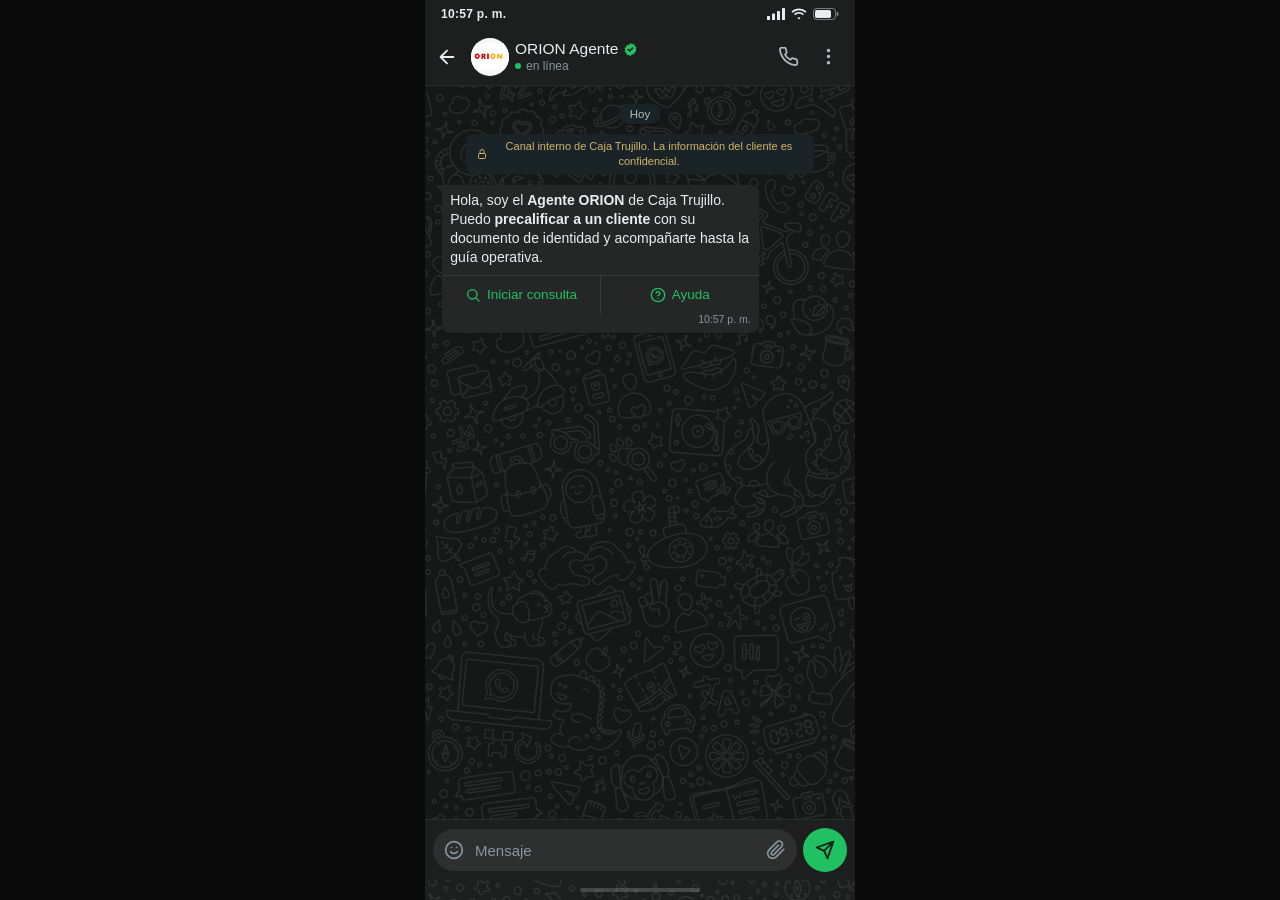
<file: index.html>
<!DOCTYPE html>
<html lang="es">
<head>
  <meta charset="UTF-8">
  <meta name="viewport" content="width=device-width, initial-scale=1.0, maximum-scale=1.0, user-scalable=no">
  <title>ORION — WhatsApp</title>
  <style>
    *, *::before, *::after { box-sizing: border-box; margin: 0; padding: 0; }

    :root {
      --bg-panel:  #1d1f1f;
      --bg-hover:  #2e2f2f;
      --bg-chat:   #161717;
      --bg-in:     #252626;
      --bg-out:    #144d37;
      --card:      #1d1f1f;
      --card-2:    #2a2c2c;
      --line:      #2c2e2e;
      --txt:       #e9edef;
      --txt-sub:   #aebac1;
      --txt-dim:   #8696a0;
      --green:     #21c063;
      --green-dk:  #1aa657;
      --green-bg:  rgba(33,192,99,.13);
      --green-bd:  rgba(33,192,99,.32);
      --red-txt:   #f28b82;
      --red-bg:    rgba(242,139,130,.12);
      --tick:      #53bdeb;
      --font: -apple-system,'Segoe UI','Helvetica Neue',Roboto,Arial,sans-serif;
    }

    html, body { height:100%; width:100%; overflow:hidden; background:#0a0a0a; font-family:var(--font); -webkit-font-smoothing:antialiased; }

    /* ══ ÍCONOS ══ */
    .ic { width:18px; height:18px; stroke:currentColor; fill:none; stroke-width:2; stroke-linecap:round; stroke-linejoin:round; flex-shrink:0; display:block; }

    /* ══ WRAPPER ══ */
    .phone-wrap { width:100%; height:100%; display:flex; flex-direction:column; background:var(--bg-chat); position:relative; max-width:430px; margin:0 auto; }

    /* ══ STATUS BAR ══ */
    .status-bar { height:28px; background:var(--bg-panel); display:flex; align-items:center; justify-content:space-between; padding:0 16px; flex-shrink:0; z-index:20; }
    .sb-time-os { font-size:12px; font-weight:600; color:var(--txt); letter-spacing:.3px; }
    .sb-icons-os { display:flex; align-items:center; gap:6px; color:var(--txt); }
    .sb-icons-os svg { height:12px; width:auto; fill:currentColor; }

    /* ══ HEADER CHAT ══ */
    .chat-header { background:var(--bg-panel); height:58px; padding:0 8px 0 4px; display:flex; align-items:center; gap:6px; flex-shrink:0; z-index:10; border-bottom:1px solid #2a2b2b; }
    .ch-back { width:36px; height:36px; border:none; background:transparent; color:var(--txt); cursor:pointer; display:flex; align-items:center; justify-content:center; border-radius:50%; flex-shrink:0; }
    .ch-back .ic { width:22px; height:22px; }
    .ch-av { width:38px; height:38px; border-radius:50%; background:#f9f8f8; display:flex; align-items:center; justify-content:center; overflow:hidden; flex-shrink:0; }
    .ch-av img { width:120%; height:90%; object-fit:contain; }
    .ch-info { flex:1; min-width:0; }
    .ch-name { color:var(--txt); font-size:15.5px; font-weight:500; line-height:1.2; display:flex; align-items:center; gap:5px; white-space:nowrap; overflow:hidden; text-overflow:ellipsis; }
    .verified { width:15px; height:15px; color:var(--green); }
    .verified path:first-child { fill:currentColor; stroke:none; }
    .verified path:last-child { stroke:#102016; stroke-width:2.6; }
    .ch-status { color:var(--txt-dim); font-size:12px; display:flex; align-items:center; gap:5px; }
    .live-dot { width:6px; height:6px; background:var(--green); border-radius:50%; animation:pulse 2s infinite; display:inline-block; }
    @keyframes pulse { 0%,100%{box-shadow:0 0 0 0 rgba(33,192,99,.5)} 50%{box-shadow:0 0 0 4px rgba(33,192,99,0)} }
    .ch-icons { display:flex; gap:2px; }
    .icon-btn { width:38px; height:38px; border-radius:50%; border:none; background:transparent; color:var(--txt-sub); cursor:pointer; display:flex; align-items:center; justify-content:center; transition:background .15s; }
    .icon-btn:active { background:var(--bg-hover); }
    .icon-btn .ic { width:21px; height:21px; }

    /* ══ FONDO ══ */
    .chat-bg { position:absolute; inset:0; background-image:url("wsp_fondo.png"); background-repeat:repeat; opacity:.1; pointer-events:none; z-index:0; }

    /* ══ MENSAJES ══ */
    .messages { flex:1; overflow-y:auto; padding:10px 4% 8px; display:flex; flex-direction:column; gap:3px; position:relative; z-index:1; -webkit-overflow-scrolling:touch; }
    .messages::-webkit-scrollbar { display:none; }
    .date-div { display:flex; justify-content:center; margin:8px 0 5px; }
    .date-div span { background:#1a2428; color:var(--txt-sub); font-size:11.5px; padding:4px 10px; border-radius:8px; box-shadow:0 1px .5px rgba(0,0,0,.3); }
    .sys-note { display:flex; justify-content:center; margin:2px 0 8px; }
    .sys-note span { display:flex; align-items:center; gap:6px; background:#1a2428; color:#d1b468; font-size:11px; padding:5px 10px; border-radius:8px; max-width:88%; text-align:center; line-height:1.35; }
    .sys-note .ic { width:12px; height:12px; }

    .msg-row { display:flex; align-items:flex-end; animation:fadeUp .22s ease; }
    @keyframes fadeUp { from{opacity:0;transform:translateY(6px)} to{opacity:1;transform:translateY(0)} }
    .msg-row.in  { flex-direction:row; }
    .msg-row.out { flex-direction:row-reverse; }

    .bubble { max-width:80%; padding:6px 8px 8px; border-radius:7.5px; font-size:14px; line-height:19px; color:var(--txt); position:relative; word-wrap:break-word; box-shadow:0 1px .5px rgba(0,0,0,.28); }
    .bubble:has(.ocard) { max-width:88%; }
    .bubble.wide { max-width:94%; }
    .msg-row.in .bubble  { background:var(--bg-in); border-top-left-radius:0; }
    .msg-row.in .bubble::before { content:''; position:absolute; top:0; left:-7px; border-width:0 7px 7px 0; border-style:solid; border-color:transparent var(--bg-in) transparent transparent; }
    .msg-row.out .bubble { background:var(--bg-out); border-top-right-radius:0; }
    .msg-row.out .bubble::after { content:''; position:absolute; top:0; right:-7px; border-width:0 0 7px 7px; border-style:solid; border-color:transparent transparent transparent var(--bg-out); }
    .msg-row.in + .msg-row.in .bubble, .msg-row.out + .msg-row.out .bubble { border-radius:7.5px; }
    .msg-row.in + .msg-row.in .bubble::before, .msg-row.out + .msg-row.out .bubble::after { display:none; }

    .msg-meta { display:flex; align-items:center; gap:3px; float:right; margin-left:8px; margin-top:4px; margin-bottom:-4px; }
    .msg-time { font-size:10.5px; color:var(--txt-dim); white-space:nowrap; }
    .msg-row.out .msg-time { color:#8fb5a5; }
    .ticks svg { width:16px; height:11px; display:block; }

    .out-line { display:flex; align-items:center; gap:6px; }
    .out-line .ic { width:14px; height:14px; color:#9fd8bd; }

    /* Typing */
    .typing-row { display:flex; margin-bottom:2px; }
    .typing-bub { background:var(--bg-in); border-radius:7.5px; border-top-left-radius:0; padding:11px 14px; display:flex; gap:4px; align-items:center; box-shadow:0 1px .5px rgba(0,0,0,.28); position:relative; }
    .typing-bub::before { content:''; position:absolute; top:0; left:-7px; border-width:0 7px 7px 0; border-style:solid; border-color:transparent var(--bg-in) transparent transparent; }
    .t-dot { width:7px; height:7px; background:var(--txt-dim); border-radius:50%; animation:bounce 1.3s infinite; }
    .t-dot:nth-child(2){animation-delay:.15s} .t-dot:nth-child(3){animation-delay:.3s}
    @keyframes bounce { 0%,60%,100%{transform:translateY(0);opacity:.5} 30%{transform:translateY(-4px);opacity:1} }

    /* ══ TARJETA ORION ══ */
    .ocard { background:var(--card); border:1px solid var(--line); border-radius:8px; margin-top:6px; min-width:246px; overflow:hidden; }
    .ocard-hd { display:flex; align-items:center; gap:10px; padding:10px 12px; }
    .ocard-ico { width:34px; height:34px; border-radius:9px; background:var(--green-bg); color:var(--green); display:flex; align-items:center; justify-content:center; flex-shrink:0; }
    .ocard-ico .ic { width:18px; height:18px; }
    .ocard-tx { flex:1; min-width:0; }
    .brand { font-size:9.5px; font-weight:700; letter-spacing:1.4px; color:var(--green); line-height:1.2; }
    .ocard-t { font-size:13.5px; font-weight:600; color:var(--txt); line-height:1.25; }
    .step-pill { font-size:10px; color:var(--txt-dim); border:1px solid var(--line); border-radius:10px; padding:2px 7px; white-space:nowrap; }

    /* Stepper */
    .stepper { display:flex; gap:4px; padding:0 12px 10px; }
    .stp { flex:1; }
    .stp-bar { height:3px; border-radius:2px; background:#333636; }
    .stp-l { font-size:9px; color:#5f6b72; margin-top:4px; letter-spacing:.3px; }
    .stp.done .stp-bar { background:var(--green); }
    .stp.done .stp-l { color:var(--txt-dim); }
    .stp.act .stp-bar { background:var(--green); box-shadow:0 0 6px rgba(33,192,99,.5); }
    .stp.act .stp-l { color:var(--green); font-weight:600; }

    /* Cliente */
    .client { display:flex; align-items:center; gap:10px; padding:10px 12px; border-top:1px solid var(--line); }
    .avatar { width:38px; height:38px; border-radius:50%; background:#2f3d45; color:#cfe3ee; font-size:13px; font-weight:700; display:flex; align-items:center; justify-content:center; flex-shrink:0; letter-spacing:.5px; }
    .client-n { font-size:14px; font-weight:600; color:var(--txt); line-height:1.25; }
    .client-m { font-size:11.5px; color:var(--txt-dim); display:flex; align-items:center; gap:6px; margin-top:2px; flex-wrap:wrap; }

    /* Pills */
    .pill { font-size:9.5px; font-weight:700; letter-spacing:.5px; padding:3px 8px; border-radius:10px; text-transform:uppercase; white-space:nowrap; }
    .pill.ok  { background:var(--green-bg); color:var(--green); }
    .pill.no  { background:var(--red-bg); color:var(--red-txt); }
    .pill.neu { background:#2c3338; color:#b5c3cb; }

    /* Reglas con check */
    .rules { border-top:1px solid var(--line); }
    .rl { display:flex; align-items:center; gap:10px; padding:9px 12px; border-bottom:1px solid #262828; }
    .rl:last-child { border-bottom:none; }
    .rl-l { flex:1; font-size:12.5px; color:var(--txt-sub); line-height:1.3; transition:color .25s; }
    .rl.done .rl-l { color:var(--txt); }
    .rl-v { font-size:11px; font-weight:600; color:var(--txt); background:var(--card-2); padding:3px 8px; border-radius:10px; white-space:nowrap; opacity:0; transform:translateX(4px); transition:opacity .25s, transform .25s; }
    .rl.done .rl-v { opacity:1; transform:none; }
    .ck { width:20px; height:20px; border-radius:50%; display:flex; align-items:center; justify-content:center; flex-shrink:0; }
    .ck .ic { width:12px; height:12px; stroke-width:3.2; }
    .ck.spin { border:2px solid #383b3b; border-top-color:var(--green); animation:spin .75s linear infinite; }
    .ck.ok { background:var(--green); color:#0d2216; animation:pop .32s cubic-bezier(.3,1.6,.5,1); }
    .ck.no { background:var(--red-bg); color:var(--red-txt); }
    @keyframes spin { to { transform:rotate(360deg); } }
    @keyframes pop { 0%{transform:scale(.3)} 100%{transform:scale(1)} }

    /* Veredicto */
    .verdict { display:flex; align-items:center; gap:10px; margin:2px 12px 12px; padding:10px 12px; border-radius:8px; background:var(--green-bg); border:1px solid var(--green-bd); animation:fadeUp .3s ease; }
    .verdict-ico { width:32px; height:32px; border-radius:50%; background:var(--green); color:#0d2216; display:flex; align-items:center; justify-content:center; flex-shrink:0; }
    .verdict-ico .ic { width:17px; height:17px; stroke-width:2.4; }
    .verdict-t { font-size:14px; font-weight:800; color:var(--green); letter-spacing:.8px; line-height:1.2; }
    .verdict-s { font-size:11px; color:var(--txt-sub); line-height:1.3; }

    /* Opciones tipo lista */
    .opts { border-top:1px solid var(--line); }
    .opt { display:flex; align-items:center; gap:11px; padding:10px 12px; border-bottom:1px solid #262828; cursor:pointer; transition:background .12s; }
    .opt:last-child { border-bottom:none; }
    .opt:active { background:#262929; }
    .opt-ico { width:34px; height:34px; border-radius:9px; background:var(--card-2); color:var(--txt-sub); display:flex; align-items:center; justify-content:center; flex-shrink:0; transition:all .2s; }
    .opt-tx { flex:1; min-width:0; }
    .opt-t { font-size:13.5px; color:var(--txt); font-weight:500; line-height:1.25; }
    .opt-d { font-size:11px; color:var(--txt-dim); line-height:1.3; margin-top:1px; }
    .radio { width:19px; height:19px; border-radius:50%; border:2px solid #5d6266; flex-shrink:0; transition:all .2s; }
    .opt.sel { background:rgba(33,192,99,.06); }
    .opt.sel .opt-ico { background:var(--green-bg); color:var(--green); }
    .opt.sel .radio { border-color:var(--green); background:var(--green); box-shadow:inset 0 0 0 3px var(--card); }
    .opt-arrow { color:var(--txt-dim); }
    .opt-arrow .ic { width:16px; height:16px; }
    .opt.dis { cursor:default; }
    .opt.dis .opt-ico { color:#5f6b72; }
    .opt.dis .opt-t { color:var(--txt-dim); }
    .opt.sel .opt-arrow { color:var(--green); }

    .summary-bar { display:flex; gap:12px; padding:8px 12px; border-top:1px solid var(--line); font-size:11px; color:var(--txt-dim); }
    .summary-bar b { color:var(--green); font-weight:700; }

    /* Formulario */
    .form { padding:12px; border-top:1px solid var(--line); }
    .fld-l { display:block; font-size:11px; color:var(--txt-sub); margin-bottom:5px; font-weight:500; }
    .fld { display:flex; align-items:center; background:var(--card-2); border:1px solid #3a3d3d; border-radius:8px; margin-bottom:11px; transition:border-color .15s, box-shadow .15s; }
    .fld:focus-within { border-color:var(--green); box-shadow:0 0 0 3px rgba(33,192,99,.15); }
    .fld-a { padding:0 0 0 11px; color:var(--txt-dim); font-size:13px; font-weight:600; display:flex; align-items:center; }
    .fld-a.suf { padding:0 11px 0 0; font-weight:500; }
    .fld-a .ic { width:16px; height:16px; }
    .fld input, .fld select { flex:1; min-width:0; background:transparent; border:none; outline:none; color:var(--txt); font-size:14.5px; padding:10px 11px; font-family:var(--font); -webkit-appearance:none; appearance:none; }
    .fld select option { background:#1d1f1f; }
    .fld input::placeholder { color:#5f6b72; }
    .fld input::-webkit-outer-spin-button, .fld input::-webkit-inner-spin-button { -webkit-appearance:none; margin:0; }
    .fld input[type=number] { -moz-appearance:textfield; }
    .fld-err { font-size:11px; color:var(--red-txt); margin:-6px 0 10px; display:none; align-items:center; gap:5px; }
    .fld-err.show { display:flex; }
    .fld-err .ic { width:12px; height:12px; }
    .btn-p { width:100%; display:flex; align-items:center; justify-content:center; gap:7px; background:var(--green); color:#0d2216; border:none; border-radius:8px; padding:11px; font-size:13.5px; font-weight:700; cursor:pointer; font-family:var(--font); transition:background .15s; }
    .btn-p:active { background:var(--green-dk); }
    .btn-p .ic { width:16px; height:16px; stroke-width:2.4; }

    /* Botones de respuesta rápida (estilo WhatsApp) */
    .bub-btns { border-top:1px solid #3a3c3c; margin:8px -8px -8px; display:flex; }
    .bb-btn { flex:1; background:none; border:none; color:var(--green); font-size:13.5px; font-weight:500; padding:11px 6px; cursor:pointer; font-family:var(--font); display:flex; align-items:center; justify-content:center; gap:6px; }
    .bb-btn .ic { width:16px; height:16px; }
    .bb-btn:not(:last-child) { border-right:1px solid #3a3c3c; }
    .bb-btn:active { background:rgba(255,255,255,.05); }
    .bb-btn:first-child { border-bottom-left-radius:7.5px; }
    .bb-btn:last-child  { border-bottom-right-radius:7.5px; }

    /* Módulos (ayuda) */
    .mod { display:flex; align-items:center; gap:11px; padding:9px 12px; border-top:1px solid #262828; }
    .mod-n { width:22px; height:22px; border-radius:50%; background:var(--card-2); color:var(--txt-sub); font-size:11px; font-weight:700; display:flex; align-items:center; justify-content:center; flex-shrink:0; }
    .mod-t { font-size:13px; color:var(--txt); font-weight:600; }
    .mod-d { font-size:11px; color:var(--txt-dim); }

    /* Explain */
    .sgrid { display:grid; grid-template-columns:1fr 1fr; gap:1px; background:var(--line); border-top:1px solid var(--line); }
    .sg { background:var(--card); padding:8px 12px; }
    .sg-l { font-size:9.5px; letter-spacing:.6px; text-transform:uppercase; color:var(--txt-dim); }
    .sg-v { font-size:12.5px; color:var(--txt); font-weight:600; margin-top:2px; line-height:1.3; }
    .sec { padding:12px; border-top:1px solid var(--line); }
    .sec-t { display:flex; align-items:center; gap:6px; font-size:10px; font-weight:600; letter-spacing:.7px; text-transform:uppercase; color:var(--txt-sub); margin-bottom:9px; }
    .sec-t .ic { width:13px; height:13px; color:var(--green); }
    .seg { display:flex; align-items:center; gap:11px; }
    .seg-badge { min-width:46px; height:46px; padding:0 8px; border-radius:11px; background:var(--green-bg); border:1px solid var(--green-bd); color:var(--green); font-size:19px; font-weight:800; display:flex; align-items:center; justify-content:center; letter-spacing:.5px; }
    .seg-t { font-size:13px; color:var(--txt); font-weight:600; }
    .seg-d { font-size:11px; color:var(--txt-dim); line-height:1.35; }
    .tbl-cap { font-size:11px; color:var(--txt-sub); margin-bottom:7px; line-height:1.35; }
    .tbl { border:1px solid var(--line); border-radius:8px; overflow:hidden; }
    .tbl table { width:100%; border-collapse:collapse; font-size:10.5px; table-layout:fixed; }
    .tbl th, .tbl td { padding:7px 2px; text-align:center; color:var(--txt-sub); border-bottom:1px solid #262828; }
    .tbl tr:last-child td { border-bottom:none; }
    .tbl th { background:#232525; color:var(--txt); font-weight:700; font-size:10.5px; }
    .tbl th:first-child, .tbl td:first-child { text-align:left; padding-left:9px; width:36%; color:var(--txt-sub); font-weight:500; }
    .tbl th:first-child { color:var(--txt-dim); font-weight:600; font-size:9.5px; text-transform:uppercase; letter-spacing:.4px; }
    .tbl td.hl { background:var(--green-bg); color:var(--green); font-weight:700; }
    .tbl th.hl { background:var(--green); color:#0d2216; }
    .tbl-note { display:flex; align-items:center; gap:5px; font-size:10.5px; color:var(--txt-dim); margin-top:7px; }
    .tbl-note .ic { width:12px; height:12px; color:var(--green); }
    .lvl { display:inline-flex; align-items:center; gap:7px; padding:6px 12px 6px 8px; border-radius:16px; background:var(--green-bg); border:1px solid var(--green-bd); color:var(--green); font-weight:700; font-size:12.5px; }
    .lvl .ic { width:15px; height:15px; }
    .cond { display:flex; align-items:center; gap:10px; padding:8px 0; border-bottom:1px solid #262828; }
    .cond:first-of-type { padding-top:0; }
    .cond:last-child { border-bottom:none; padding-bottom:0; }
    .cond-ico { width:30px; height:30px; border-radius:8px; background:var(--card-2); color:var(--txt-sub); display:flex; align-items:center; justify-content:center; flex-shrink:0; }
    .cond-ico .ic { width:15px; height:15px; }
    .cond-l { flex:1; font-size:12px; color:var(--txt-sub); }
    .cond-v { font-size:12.5px; color:var(--txt); font-weight:600; text-align:right; }
    .cond-v.yes { color:var(--green); }

    /* Bloqueo tras responder */
    .msg-row.locked .opt, .msg-row.locked .bb-btn, .msg-row.locked .btn-p { pointer-events:none; }
    .msg-row.locked .bb-btn, .msg-row.locked .btn-p { opacity:.38; }
    .msg-row.locked .opt:not(.sel) { opacity:.42; }
    .msg-row.locked .fld { opacity:.65; }

    /* ══ INPUT BAR ══ */
    .input-bar { background:var(--bg-panel); min-height:58px; padding:8px 8px; display:flex; align-items:center; gap:6px; flex-shrink:0; z-index:10; border-top:1px solid #2a2b2b; }
    .ib-box { flex:1; display:flex; align-items:center; background:var(--bg-hover); border-radius:22px; padding:0 4px; min-height:42px; }
    .ib-box .icon-btn { width:34px; height:34px; color:var(--txt-dim); }
    .ib-box .icon-btn .ic { width:20px; height:20px; }
    .ib-input { flex:1; min-width:0; background:transparent; border:none; padding:9px 4px; color:var(--txt); font-size:15px; font-family:var(--font); outline:none; }
    .ib-input::placeholder { color:var(--txt-dim); }
    .ib-send { width:44px; height:44px; border-radius:50%; background:var(--green); border:none; cursor:pointer; display:flex; align-items:center; justify-content:center; flex-shrink:0; color:#0d2216; transition:background .15s; }
    .ib-send:active { background:var(--green-dk); }
    .ib-send .ic { width:20px; height:20px; stroke-width:2.2; }

    .home-indicator { height:20px; background:var(--bg-panel); display:flex; align-items:center; justify-content:center; flex-shrink:0; }
    .home-bar { width:120px; height:4px; background:#464747; border-radius:2px; }
  </style>
</head>
<body>

<div class="phone-wrap">

  <!-- STATUS BAR -->
  <div class="status-bar">
    <span class="sb-time-os" id="os-time">9:41</span>
    <div class="sb-icons-os">
      <svg viewBox="0 0 18 12"><rect x="0" y="8" width="3" height="4" rx=".6"/><rect x="5" y="5.5" width="3" height="6.5" rx=".6"/><rect x="10" y="3" width="3" height="9" rx=".6"/><rect x="15" y="0" width="3" height="12" rx=".6"/></svg>
      <svg viewBox="0 0 16 12"><path d="M8 2.2c2.4 0 4.6.9 6.3 2.5l1.2-1.3A10.6 10.6 0 0 0 8 .4C5.2.4 2.5 1.5.5 3.4l1.2 1.3A9 9 0 0 1 8 2.2zm0 3.6c1.4 0 2.7.5 3.7 1.4l1.2-1.3A7.2 7.2 0 0 0 8 4c-1.8 0-3.6.7-4.9 1.9l1.2 1.3c1-.9 2.3-1.4 3.7-1.4zM8 9.3c-.6 0-1.2.2-1.6.6L8 11.6l1.6-1.7c-.4-.4-1-.6-1.6-.6z"/></svg>
      <svg viewBox="0 0 26 12"><rect x=".5" y=".5" width="22" height="11" rx="3" fill="none" stroke="currentColor" opacity=".45"/><rect x="2" y="2" width="16" height="8" rx="1.8"/><rect x="23.5" y="4" width="2" height="4" rx="1" opacity=".45"/></svg>
    </div>
  </div>

  <!-- CHAT HEADER -->
  <div class="chat-header">
    <button class="ch-back" aria-label="Volver"><svg class="ic" viewBox="0 0 24 24"><path d="M19 12H5M12 19l-7-7 7-7"/></svg></button>
    <div class="ch-av"><img src="Logo.png" alt="ORION"></div>
    <div class="ch-info">
      <div class="ch-name">ORION Agente
        <svg class="ic verified" viewBox="0 0 24 24"><path d="M12 1.5l2.6 1.9 3.2-.1 1 3.1 2.6 1.9-1 3.1 1 3.1-2.6 1.9-1 3.1-3.2-.1L12 22.5l-2.6-1.9-3.2.1-1-3.1-2.6-1.9 1-3.1-1-3.1 2.6-1.9 1-3.1 3.2.1z"/><path d="m8.5 12 2.4 2.4 4.6-4.8"/></svg>
      </div>
      <div class="ch-status" id="ch-status"><span class="live-dot"></span> en línea</div>
    </div>
    <div class="ch-icons">
      <button class="icon-btn" aria-label="Llamar"><svg class="ic" viewBox="0 0 24 24"><path d="M22 16.9v3a2 2 0 0 1-2.2 2 19.8 19.8 0 0 1-8.6-3.1 19.5 19.5 0 0 1-6-6A19.8 19.8 0 0 1 2.1 4.2 2 2 0 0 1 4.1 2h3a2 2 0 0 1 2 1.7c.1.9.4 1.8.7 2.7a2 2 0 0 1-.5 2.1L8 9.8a16 16 0 0 0 6 6l1.3-1.3a2 2 0 0 1 2.1-.4c.9.3 1.8.6 2.7.7a2 2 0 0 1 1.7 2z"/></svg></button>
      <button class="icon-btn" aria-label="Más"><svg class="ic" viewBox="0 0 24 24"><circle cx="12" cy="5" r="1"/><circle cx="12" cy="12" r="1"/><circle cx="12" cy="19" r="1"/></svg></button>
    </div>
  </div>

  <div class="chat-bg"></div>

  <!-- MENSAJES -->
  <div class="messages" id="messages">
    <div class="date-div"><span>Hoy</span></div>
    <div class="sys-note"><span>
      <svg class="ic" viewBox="0 0 24 24"><rect x="5" y="11" width="14" height="10" rx="2"/><path d="M8 11V7a4 4 0 0 1 8 0v4"/></svg>
      Canal interno de Caja Trujillo. La información del cliente es confidencial.
    </span></div>
  </div>

  <!-- INPUT BAR -->
  <div class="input-bar">
    <div class="ib-box">
      <button class="icon-btn" aria-label="Emoji"><svg class="ic" viewBox="0 0 24 24"><circle cx="12" cy="12" r="10"/><path d="M8 14s1.5 2 4 2 4-2 4-2M9 9h.01M15 9h.01"/></svg></button>
      <input class="ib-input" id="msg-input" type="text" placeholder="Mensaje" onkeydown="if(event.key==='Enter')sendMsg()">
      <button class="icon-btn" aria-label="Adjuntar"><svg class="ic" viewBox="0 0 24 24"><path d="m21.4 11.1-9.2 9.2a6 6 0 0 1-8.5-8.5l9.2-9.2a4 4 0 0 1 5.7 5.7l-9.2 9.2a2 2 0 0 1-2.8-2.8l8.5-8.5"/></svg></button>
    </div>
    <button class="ib-send" onclick="sendMsg()" aria-label="Enviar"><svg class="ic" viewBox="0 0 24 24"><path d="m22 2-7 20-4-9-9-4z"/><path d="M22 2 11 13"/></svg></button>
  </div>

  <div class="home-indicator"><div class="home-bar"></div></div>
</div>

<script>
  // ════════════════════════════════════════════════════════════════════════
  //  ÍCONOS (trazo lineal, estilo consistente)
  // ════════════════════════════════════════════════════════════════════════
  const ICONS = {
    check:    '<path d="M20 6 9 17l-5-5"/>',
    x:        '<path d="M18 6 6 18M6 6l12 12"/>',
    chev:     '<path d="m9 18 6-6-6-6"/>',
    arrow:    '<path d="M5 12h14M13 5l7 7-7 7"/>',
    search:   '<circle cx="11" cy="11" r="7"/><path d="m21 21-4.3-4.3"/>',
    help:     '<circle cx="12" cy="12" r="10"/><path d="M9.1 9a3 3 0 0 1 5.8 1c0 2-3 3-3 3M12 17h.01"/>',
    user:     '<path d="M19 21v-2a4 4 0 0 0-4-4H9a4 4 0 0 0-4 4v2"/><circle cx="12" cy="7" r="4"/>',
    users:    '<path d="M16 21v-2a4 4 0 0 0-4-4H6a4 4 0 0 0-4 4v2"/><circle cx="9" cy="7" r="4"/><path d="M22 21v-2a4 4 0 0 0-3-3.9M16 3.1a4 4 0 0 1 0 7.8"/>',
    id:       '<rect x="2" y="5" width="20" height="14" rx="2"/><circle cx="8" cy="12" r="2.2"/><path d="M14 10h4M14 14h4"/>',
    shield:   '<path d="M12 22s8-4 8-10V5l-8-3-8 3v7c0 6 8 10 8 10z"/><path d="m9 12 2 2 4-4"/>',
    building: '<rect x="4" y="2" width="16" height="20" rx="2"/><path d="M9 22v-4h6v4M8 6h.01M12 6h.01M16 6h.01M8 10h.01M12 10h.01M16 10h.01M8 14h.01M12 14h.01M16 14h.01"/>',
    briefcase:'<rect x="2" y="7" width="20" height="14" rx="2"/><path d="M16 21V5a2 2 0 0 0-2-2h-4a2 2 0 0 0-2 2v16"/>',
    store:    '<path d="M3 9 4.5 4h15L21 9M4 9v11h16V9M3 9h18M10 20v-5h4v5"/>',
    box:      '<path d="M21 8 12 3 3 8l9 5 9-5z"/><path d="M3 8v8l9 5 9-5V8M12 13v8"/>',
    trend:    '<path d="m22 7-8.5 8.5-5-5L2 17"/><path d="M16 7h6v6"/>',
    cart:     '<circle cx="8" cy="21" r="1"/><circle cx="19" cy="21" r="1"/><path d="M2 2h2.5l2.7 12.4a2 2 0 0 0 2 1.6h9.6a2 2 0 0 0 2-1.6L22 7H5.1"/>',
    coins:    '<circle cx="8" cy="8" r="6"/><path d="M18.1 10.4A6 6 0 1 1 10.3 18M7 6h1v4M16.7 13.9l.7.7-2.8 2.8"/>',
    calendar: '<rect x="3" y="4" width="18" height="18" rx="2"/><path d="M16 2v4M8 2v4M3 10h18"/>',
    file:     '<path d="M14 2H6a2 2 0 0 0-2 2v16a2 2 0 0 0 2 2h12a2 2 0 0 0 2-2V8z"/><path d="M14 2v6h6M16 13H8M16 17H8M10 9H8"/>',
    landmark: '<path d="M3 22h18M6 18v-7M10 18v-7M14 18v-7M18 18v-7M12 2l9 5H3z"/>',
    percent:  '<path d="M19 5 5 19"/><circle cx="6.5" cy="6.5" r="2.5"/><circle cx="17.5" cy="17.5" r="2.5"/>',
    alert:    '<path d="M10.3 3.9 1.8 18a2 2 0 0 0 1.7 3h17a2 2 0 0 0 1.7-3L13.7 3.9a2 2 0 0 0-3.4 0z"/><path d="M12 9v4M12 17h.01"/>',
    award:    '<circle cx="12" cy="8" r="6"/><path d="M15.5 12.9 17 22l-5-3-5 3 1.5-9.1"/>',
    layers:   '<path d="m12 2 10 5-10 5L2 7z"/><path d="m2 17 10 5 10-5M2 12l10 5 10-5"/>',
    refresh:  '<path d="M21 12a9 9 0 1 1-3-6.7L21 8"/><path d="M21 3v5h-5"/>',
    zap:      '<path d="M13 2 3 14h9l-1 8 10-12h-9z"/>',
    gift:     '<rect x="3" y="8" width="18" height="4" rx="1"/><path d="M12 8v13M19 12v7a2 2 0 0 1-2 2H7a2 2 0 0 1-2-2v-7M7.5 8a2.5 2.5 0 0 1 0-5C9 3 12 8 12 8s3-5 4.5-5a2.5 2.5 0 0 1 0 5"/>',
    target:   '<circle cx="12" cy="12" r="10"/><circle cx="12" cy="12" r="6"/><circle cx="12" cy="12" r="2"/>',
    grid:     '<rect x="3" y="3" width="18" height="18" rx="2"/><path d="M3 9h18M3 15h18M9 3v18"/>',
    clipboard:'<rect x="8" y="2" width="8" height="4" rx="1"/><path d="M16 4h2a2 2 0 0 1 2 2v14a2 2 0 0 1-2 2H6a2 2 0 0 1-2-2V6a2 2 0 0 1 2-2h2M9 14l2 2 4-4"/>',
    flag:     '<circle cx="12" cy="12" r="10"/><path d="m9 12 2 2 4-4"/>',
    info:     '<circle cx="12" cy="12" r="10"/><path d="M12 16v-4M12 8h.01"/>',
    send:     '<path d="m22 2-7 20-4-9-9-4z"/><path d="M22 2 11 13"/>',
  };
  const ic = (n, c = '') => `<svg class="ic ${c}" viewBox="0 0 24 24">${ICONS[n] || ''}</svg>`;

  // ════════════════════════════════════════════════════════════════════════
  //  CONFIGURACIÓN DEL DEMO (todo editable aquí)
  // ════════════════════════════════════════════════════════════════════════
  const CFG = {
    clients: {
      '12345678': { name: 'Carlos Mendoza',  status: 'recurrente' },
      '87654321': { name: 'Ana Ríos Torres', status: 'nuevo' },
    },
    segmento: 'AA',

    checkRules: [
      { l: 'Segmento',                                              v: () => CFG.segmento },
      { l: 'Lista negativa',                                        v: () => 'No registra' },
      { l: 'Calificación RCC actual',                               v: () => 'Normal' },
      { l: 'Calif. Deficiente, Dudoso y Pérdida (últ. 6 meses)',    v: () => 'Sin registros' },
      { l: 'Castigado, judicial o venta (últ. 24 meses)',           v: () => 'Sin registros' },
    ],

    fuentes: [
      { t: 'Dependiente',    d: 'Ingresos por planilla',            i: 'building' },
      { t: 'Independiente',  d: 'Ingresos por servicios propios',   i: 'briefcase' },
      { t: 'Negocio propio', d: 'Ingresos de actividad comercial',  i: 'store' },
    ],
    destinos: [
      { t: 'Activo fijo',         d: 'Maquinaria, equipos o local',     i: 'box' },
      { t: 'Capital de trabajo',  d: 'Mercadería, insumos y operación', i: 'trend' },
      { t: 'Consumo',             d: 'Gastos personales',               i: 'cart' },
    ],

    products: [
      { t: 'Disfruta +',        d: 'Crédito de consumo',     i: 'cart',      ok: false },
      { t: 'Emprende +',        d: 'Crédito emprendedor',    i: 'trend',     ok: false },
      { t: 'Microemprendedor',  d: 'Pequeña empresa',        i: 'store',     ok: true  },
      { t: '+ Negocios',        d: 'Crédito empresarial',    i: 'briefcase', ok: true  },
      { t: 'Campaña Crediagil', d: 'Campaña vigente',        i: 'zap',       ok: true  },
      { t: 'Campaña Navideña',  d: 'Campaña de temporada',   i: 'gift',      ok: true  },
    ],

    verify: { entidades: '2', calificacion: 'Normal', saldoPagado: '60%' },

    ratioTable: {
      title: 'Ratio de cuota límite en función al ingreso neto — Pequeña empresa',
      cols: ['AAA', 'AA', 'A', 'B', 'C'],
      rows: [
        { label: 'Hasta S/ 2,000',       vals: ['≤ 80%', '≤ 80%', '≤ 70%', '≤ 60%', '≤ 60%'] },
        { label: 'S/ 2,000 – 10,000',    vals: ['≤ 85%', '≤ 85%', '≤ 80%', '≤ 70%', '≤ 65%'] },
        { label: 'Más de S/ 10,000',     vals: ['≤ 90%', '≤ 90%', '≤ 80%', '≤ 75%', '≤ 70%'] },
      ],
    },
    explain: {
      nivel: 'Líder',
      conds: [
        { l: 'Documento del negocio', v: 'Declaración jurada',  i: 'file' },
        { l: 'Garantía',              v: 'Patrimonio personal', i: 'landmark' },
        { l: 'TEA mínima',            v: '45%',                 i: 'percent' },
        { l: 'Excepciones',           v: 'No aplica',           i: 'alert' },
        { l: 'Requiere cónyuge',      v: 'Sí',                  i: 'users', yes: true },
      ],
    },
  };

  const STEPS = ['Check', 'Match', 'Verify', 'Explain'];

  // ════════════════════════════════════════════════════════════════════════
  //  UTILIDADES
  // ════════════════════════════════════════════════════════════════════════
  function updateOsTime() {
    document.getElementById('os-time').textContent =
      new Date().toLocaleTimeString('es-PE', { hour: '2-digit', minute: '2-digit' });
  }
  updateOsTime(); setInterval(updateOsTime, 10000);

  const box = document.getElementById('messages');
  const statusEl = document.getElementById('ch-status');
  const STATUS_ONLINE = statusEl.innerHTML;

  let flow = {};
  function resetFlow() {
    flow = { step: 'idle', docType: 'DNI', dni: '', client: null, fuente: null, destino: null,
             product: null, amount: 0, years: 0, formRow: null };
  }
  resetFlow();

  const TICKS = `<svg viewBox="0 0 16 11"><path fill="#53bdeb" d="M11.07.65a.75.75 0 0 1 .03 1.06l-6 6.5a.75.75 0 0 1-1.1 0L1.45 5.47a.75.75 0 1 1 1.1-1.02l2 2.15 5.46-5.92a.75.75 0 0 1 1.06-.03zm3.5 0a.75.75 0 0 1 .03 1.06l-6 6.5a.75.75 0 0 1-1.07.03l-.5-.47a.75.75 0 1 1 1.03-1.09l-.05.04 5.5-5.97a.75.75 0 0 1 1.06-.1z"/></svg>`;

  const sleep  = ms => new Promise(r => setTimeout(r, ms));
  const hhmm   = () => new Date().toLocaleTimeString('es-PE', { hour: '2-digit', minute: '2-digit' });
  const fmt    = n => Number(n).toLocaleString('es-PE');
  const scroll = () => { box.scrollTop = box.scrollHeight; };
  const initials = n => n.split(' ').filter(Boolean).slice(0, 2).map(w => w[0]).join('').toUpperCase();

  function addMsg(html, dir = 'in', extraClass = '') {
    const row = document.createElement('div');
    row.className = `msg-row ${dir}`;
    const meta = `<div class="msg-meta"><span class="msg-time">${hhmm()}</span>${dir === 'out' ? `<span class="ticks">${TICKS}</span>` : ''}</div>`;
    row.innerHTML = `<div class="bubble ${extraClass}">${html}${meta}</div>`;
    box.appendChild(row);
    scroll();
    return Promise.resolve(row);
  }
  const addOut = (icon, text) => addMsg(`<span class="out-line">${ic(icon)}<span>${text}</span></span>`, 'out');

  async function showTyping(ms = 1200) {
    const row = document.createElement('div');
    row.className = 'typing-row';
    row.innerHTML = `<div class="typing-bub"><div class="t-dot"></div><div class="t-dot"></div><div class="t-dot"></div></div>`;
    box.appendChild(row); scroll();
    statusEl.textContent = 'escribiendo…';
    await sleep(ms);
    row.remove();
    statusEl.innerHTML = STATUS_ONLINE;
  }

  function lock(el) {
    const row = el && el.closest ? el.closest('.msg-row') : el;
    if (!row) return;
    row.classList.add('locked');
    row.querySelectorAll('button, input, select').forEach(e => e.disabled = true);
  }

  // Cabecera estándar de tarjeta ORION
  function cardHead(icon, module, title, stepIdx) {
    const stepper = stepIdx == null ? '' : `
      <div class="stepper">
        ${STEPS.map((s, i) => `
          <div class="stp ${i < stepIdx ? 'done' : i === stepIdx ? 'act' : ''}">
            <div class="stp-bar"></div><div class="stp-l">${s}</div>
          </div>`).join('')}
      </div>`;
    return `
      <div class="ocard-hd">
        <div class="ocard-ico">${ic(icon)}</div>
        <div class="ocard-tx">
          <div class="brand">ORION · ${module}</div>
          <div class="ocard-t">${title}</div>
        </div>
        ${stepIdx == null ? '' : `<span class="step-pill">${stepIdx + 1} de ${STEPS.length}</span>`}
      </div>${stepper}`;
  }

  // Reglas: se pintan "cargando" y luego se aprueban una a una
  function rulesHtml(rules) {
    return `<div class="rules">${rules.map(r => `
      <div class="rl">
        <span class="ck spin"></span>
        <span class="rl-l">${r.l}</span>
        <span class="rl-v">${r.v}</span>
      </div>`).join('')}</div>`;
  }
  async function resolveRules(scope, gap = 430) {
    for (const rl of scope.querySelectorAll('.rl')) {
      await sleep(gap);
      const ck = rl.querySelector('.ck');
      ck.className = 'ck ok';
      ck.innerHTML = ic('check');
      rl.classList.add('done');
    }
  }
  function verdictHtml(title, sub) {
    return `
      <div class="verdict">
        <div class="verdict-ico">${ic('shield')}</div>
        <div><div class="verdict-t">${title}</div><div class="verdict-s">${sub}</div></div>
      </div>`;
  }

  function optionsHtml(options, handler) {
    return `<div class="opts">${options.map((o, i) => `
      <div class="opt" onclick="${handler}(this, ${i})">
        <div class="opt-ico">${ic(o.i)}</div>
        <div class="opt-tx"><div class="opt-t">${o.t}</div><div class="opt-d">${o.d}</div></div>
        <span class="radio"></span>
      </div>`).join('')}</div>`;
  }

  function selectOpt(el) {
    el.classList.add('sel');
    lock(el);
  }

  // ════════════════════════════════════════════════════════════════════════
  //  1. BIENVENIDA
  // ════════════════════════════════════════════════════════════════════════
  async function showMenu(first = false) {
    resetFlow();
    await showTyping(first ? 900 : 700);
    await addMsg(`
      ${first ? 'Hola, soy el <b>Agente ORION</b> de Caja Trujillo.<br>' : ''}
      Puedo <b>precalificar a un cliente</b> con su documento de identidad y acompañarte hasta la guía operativa.
      <div class="bub-btns">
        <button class="bb-btn" onclick="askDocument(this)">${ic('search')} Iniciar consulta</button>
        <button class="bb-btn" onclick="showHelp(this)">${ic('help')} Ayuda</button>
      </div>
    `);
  }

  async function showHelp(btn) {
    lock(btn);
    await addOut('help', 'Ayuda');
    await showTyping(900);
    const mods = [
      ['Check',   'Precalificación por documento'],
      ['Match',   'Productos aptos según el perfil'],
      ['Verify',  'Condiciones del producto elegido'],
      ['Explain', 'Lineamientos y guía operativa'],
    ];
    await addMsg(`
      El proceso tiene cuatro etapas:
      <div class="ocard">
        ${cardHead('layers', 'FLUJO', 'Etapas de evaluación')}
        ${mods.map((m, i) => `
          <div class="mod">
            <span class="mod-n">${i + 1}</span>
            <div><div class="mod-t">${m[0]}</div><div class="mod-d">${m[1]}</div></div>
          </div>`).join('')}
      </div>
      <div class="bub-btns">
        <button class="bb-btn" onclick="askDocument(this)">${ic('search')} Iniciar consulta</button>
      </div>
    `);
  }

  // ════════════════════════════════════════════════════════════════════════
  //  2. DOCUMENTO
  // ════════════════════════════════════════════════════════════════════════
  async function askDocument(btn) {
    if (btn) { lock(btn); await addOut('search', 'Iniciar consulta'); }
    await showTyping(900);
    flow.formRow = await addMsg(`
      Ingresa el documento del cliente para iniciar la precalificación.
      <div class="ocard">
        ${cardHead('id', 'CHECK', 'Identificación del cliente', 0)}
        <div class="form">
          <label class="fld-l">Tipo de documento</label>
          <div class="fld">
            <span class="fld-a">${ic('id')}</span>
            <select class="f-doctype"><option value="DNI">DNI — Documento Nacional de Identidad</option></select>
          </div>
          <label class="fld-l">Número de documento</label>
          <div class="fld">
            <span class="fld-a">${ic('user')}</span>
            <input class="f-docnum" type="text" inputmode="numeric" maxlength="8" placeholder="8 dígitos" autocomplete="off"
                   oninput="this.value=this.value.replace(/\\D/g,'');this.closest('.form').querySelector('.fld-err').classList.remove('show')"
                   onkeydown="if(event.key==='Enter')submitDocument(this)">
          </div>
          <div class="fld-err">${ic('info')} El DNI debe tener 8 dígitos.</div>
          <button class="btn-p" onclick="submitDocument(this)">Consultar ${ic('arrow')}</button>
        </div>
      </div>
    `);
    flow.step = 'dni';
    const inp = flow.formRow.querySelector('.f-docnum');
    if (inp) inp.focus();
  }

  function submitDocument(el) {
    const form = el.closest('.form');
    const type = form.querySelector('.f-doctype').value;
    const num  = form.querySelector('.f-docnum').value.trim();
    if (!/^\d{8}$/.test(num)) { form.querySelector('.fld-err').classList.add('show'); return; }
    lock(el);
    runCheck(type, num);
  }

  // ════════════════════════════════════════════════════════════════════════
  //  3. ORION CHECK
  // ════════════════════════════════════════════════════════════════════════
  async function runCheck(type, dni) {
    flow.step = 'check';
    flow.docType = type;
    flow.dni = dni;
    flow.client = CFG.clients[dni] || { name: `Cliente ${dni}`, status: 'nuevo' };

    await addOut('id', `${type} ${dni}`);
    await showTyping(1300);

    const c = flow.client;
    const row = await addMsg(`
      <div class="ocard">
        ${cardHead('shield', 'CHECK', 'Precalificación del cliente', 0)}
        <div class="client">
          <div class="avatar">${initials(c.name)}</div>
          <div>
            <div class="client-n">${c.name}</div>
            <div class="client-m">${type} ${dni} <span class="pill neu">${c.status}</span></div>
          </div>
        </div>
        ${rulesHtml(CFG.checkRules.map(r => ({ l: r.l, v: r.v() })))}
        <div class="js-verdict"></div>
      </div>
    `);

    await resolveRules(row);
    await sleep(350);
    row.querySelector('.js-verdict').innerHTML =
      verdictHtml('APTO', `Cumple las ${CFG.checkRules.length} reglas · Segmento ${CFG.segmento}`);
    scroll();

    await askFuente();
  }

  // ════════════════════════════════════════════════════════════════════════
  //  3.2 FUENTE Y DESTINO
  // ════════════════════════════════════════════════════════════════════════
  async function askFuente() {
    flow.step = 'fuente';
    await showTyping(1000);
    await addMsg(`
      Selecciona la <b>fuente de ingreso</b> del cliente:
      <div class="ocard">${optionsHtml(CFG.fuentes, 'pickFuente')}</div>
    `);
  }

  async function pickFuente(el, i) {
    selectOpt(el);
    flow.fuente = CFG.fuentes[i];
    await addOut(flow.fuente.i, flow.fuente.t);
    flow.step = 'destino';
    await showTyping(900);
    await addMsg(`
      Ahora indica el <b>destino del crédito</b>:
      <div class="ocard">${optionsHtml(CFG.destinos, 'pickDestino')}</div>
    `);
  }

  async function pickDestino(el, i) {
    selectOpt(el);
    flow.destino = CFG.destinos[i];
    await addOut(flow.destino.i, flow.destino.t);
    await doMatch();
  }

  // ════════════════════════════════════════════════════════════════════════
  //  4. ORION MATCH
  // ════════════════════════════════════════════════════════════════════════
  async function doMatch() {
    flow.step = 'match';
    await showTyping(1500);
    const nOk = CFG.products.filter(p => p.ok).length;
    const nNo = CFG.products.length - nOk;
    await addMsg(`
      Productos evaluados para <b>${flow.client.name}</b>. Toca uno apto para continuar.
      <div class="ocard">
        ${cardHead('target', 'MATCH', `${flow.fuente.t} · ${flow.destino.t}`, 1)}
        <div class="summary-bar"><span><b>${nOk}</b> aptos</span><span>${nNo} no aptos</span></div>
        <div class="opts">
          ${CFG.products.map((p, i) => `
            <div class="opt ${p.ok ? '' : 'dis'}" ${p.ok ? `onclick="doSelectProduct(this, ${i})"` : ''}>
              <div class="opt-ico">${ic(p.i)}</div>
              <div class="opt-tx"><div class="opt-t">${p.t}</div><div class="opt-d">${p.d}</div></div>
              <span class="pill ${p.ok ? 'ok' : 'no'}">${p.ok ? 'Apto' : 'No apto'}</span>
              ${p.ok ? `<span class="opt-arrow">${ic('chev')}</span>` : ''}
            </div>`).join('')}
        </div>
      </div>
    `);
  }

  // ════════════════════════════════════════════════════════════════════════
  //  5. PRODUCTO Y DATOS
  // ════════════════════════════════════════════════════════════════════════
  async function doSelectProduct(el, i) {
    selectOpt(el);
    flow.product = CFG.products[i];
    await addOut(flow.product.i, flow.product.t);
    flow.step = 'params';
    await showTyping(1000);
    await addMsg(`
      Completa los datos de la operación:
      <div class="ocard">
        ${cardHead(flow.product.i, 'VERIFY', flow.product.t, 2)}
        <div class="form">
          <label class="fld-l">Monto solicitado</label>
          <div class="fld">
            <span class="fld-a">S/</span>
            <input class="f-amount" type="number" inputmode="numeric" placeholder="0" min="1">
          </div>
          <label class="fld-l">Tiempo de funcionamiento del negocio</label>
          <div class="fld">
            <span class="fld-a">${ic('calendar')}</span>
            <input class="f-years" type="number" inputmode="decimal" placeholder="0" min="0" step="0.5">
            <span class="fld-a suf">años</span>
          </div>
          <div class="fld-err">${ic('info')} Completa el monto y la antigüedad del negocio.</div>
          <button class="btn-p" onclick="doVerify(this)">Evaluar condiciones ${ic('arrow')}</button>
        </div>
      </div>
    `);
  }

  // ════════════════════════════════════════════════════════════════════════
  //  6. ORION VERIFY
  // ════════════════════════════════════════════════════════════════════════
  async function doVerify(el) {
    const form = el.closest('.form');
    const amount = parseFloat(form.querySelector('.f-amount').value);
    const years  = parseFloat(form.querySelector('.f-years').value);
    if (!amount || amount <= 0 || isNaN(years) || years < 0) {
      form.querySelector('.fld-err').classList.add('show');
      return;
    }
    lock(el);
    flow.amount = amount;
    flow.years  = years;
    flow.step   = 'verify';

    await addOut('coins', `S/ ${fmt(amount)} · ${fmt(years)} año(s) de negocio`);
    await showTyping(1400);

    const rules = [
      { l: 'Segmento',               v: CFG.segmento },
      { l: 'Número de entidades',    v: CFG.verify.entidades },
      { l: 'Calificación actual',    v: CFG.verify.calificacion },
      { l: 'Monto',                  v: `S/ ${fmt(amount)}` },
      { l: 'Antigüedad del negocio', v: `${fmt(years)} año(s)` },
      { l: '% Saldo pagado',         v: CFG.verify.saldoPagado },
    ];

    const row = await addMsg(`
      <div class="ocard">
        ${cardHead('clipboard', 'VERIFY', `Condiciones · ${flow.product.t}`, 2)}
        ${rulesHtml(rules)}
        <div class="js-verdict"></div>
      </div>
      <div class="js-btns"></div>
    `);

    await resolveRules(row, 380);
    await sleep(350);
    row.querySelector('.js-verdict').innerHTML =
      verdictHtml('APTO', 'Cumple todas las condiciones del producto');
    row.querySelector('.js-btns').innerHTML = `
      <div class="bub-btns">
        <button class="bb-btn" onclick="doExplain(this)">${ic('file')} Ver guía operativa</button>
      </div>`;
    scroll();
  }

  // ════════════════════════════════════════════════════════════════════════
  //  7. ORION EXPLAIN
  // ════════════════════════════════════════════════════════════════════════
  async function doExplain(el) {
    lock(el);
    flow.step = 'explain';
    await addOut('file', 'Ver guía operativa');
    await showTyping(1300);

    const t = CFG.ratioTable;
    const s = t.cols.indexOf(CFG.segmento);
    const e = CFG.explain;

    await addMsg(`
      <div class="ocard">
        ${cardHead('award', 'EXPLAIN', 'Guía operativa', 3)}

        <div class="sgrid">
          <div class="sg"><div class="sg-l">Cliente</div><div class="sg-v">${flow.client.name}</div></div>
          <div class="sg"><div class="sg-l">Producto</div><div class="sg-v">${flow.product.t}</div></div>
          <div class="sg"><div class="sg-l">Monto</div><div class="sg-v">S/ ${fmt(flow.amount)}</div></div>
          <div class="sg"><div class="sg-l">Antigüedad</div><div class="sg-v">${fmt(flow.years)} año(s)</div></div>
          <div class="sg"><div class="sg-l">Fuente</div><div class="sg-v">${flow.fuente.t}</div></div>
          <div class="sg"><div class="sg-l">Destino</div><div class="sg-v">${flow.destino.t}</div></div>
        </div>

        <div class="sec">
          <div class="sec-t">${ic('layers')} Segmento del cliente</div>
          <div class="seg">
            <div class="seg-badge">${CFG.segmento}</div>
            <div><div class="seg-t">Segmento ${CFG.segmento}</div><div class="seg-d">Asignado en la precalificación. Define el ratio de cuota límite aplicable.</div></div>
          </div>
        </div>

        <div class="sec">
          <div class="sec-t">${ic('grid')} Ratio de cuota límite</div>
          <div class="tbl-cap">${t.title}</div>
          <div class="tbl">
            <table>
              <thead><tr>
                <th>Ingreso neto</th>
                ${t.cols.map((c, i) => `<th class="${i === s ? 'hl' : ''}">${c}</th>`).join('')}
              </tr></thead>
              <tbody>
                ${t.rows.map(r => `<tr>
                  <td>${r.label}</td>
                  ${r.vals.map((v, i) => `<td class="${i === s ? 'hl' : ''}">${v}</td>`).join('')}
                </tr>`).join('')}
              </tbody>
            </table>
          </div>
          <div class="tbl-note">${ic('check')} Columna aplicable al segmento ${CFG.segmento}</div>
        </div>

        <div class="sec">
          <div class="sec-t">${ic('shield')} Nivel de aprobación</div>
          <span class="lvl">${ic('award')} ${e.nivel}</span>
        </div>

        <div class="sec">
          <div class="sec-t">${ic('clipboard')} Condiciones</div>
          ${e.conds.map(c => `
            <div class="cond">
              <div class="cond-ico">${ic(c.i)}</div>
              <span class="cond-l">${c.l}</span>
              <span class="cond-v ${c.yes ? 'yes' : ''}">${c.v}</span>
            </div>`).join('')}
        </div>
      </div>
      <div class="bub-btns">
        <button class="bb-btn" onclick="doFinish(this)">${ic('flag')} Finalizar</button>
      </div>
    `, 'in', 'wide');
  }

  async function doFinish(el) {
    lock(el);
    await addOut('flag', 'Operación finalizada');
    await showTyping(700);
    await addMsg(`
      La evaluación de <b>${flow.client.name}</b> quedó registrada. Puedes atender al siguiente cliente.
      <div class="bub-btns">
        <button class="bb-btn" onclick="askDocument(this)">${ic('refresh')} Nueva consulta</button>
      </div>
    `);
    resetFlow();
  }

  // ════════════════════════════════════════════════════════════════════════
  //  TEXTO LIBRE
  // ════════════════════════════════════════════════════════════════════════
  async function sendMsg() {
    const inp = document.getElementById('msg-input');
    const txt = inp.value.trim();
    if (!txt) return;
    inp.value = '';

    if (flow.step === 'dni' && /^\d{8}$/.test(txt)) {
      lock(flow.formRow);
      return runCheck('DNI', txt);
    }

    await addMsg(txt, 'out');
    const l = txt.toLowerCase();

    if (flow.step === 'dni' && /^\d+$/.test(txt)) {
      await showTyping(700);
      return addMsg('El DNI debe tener 8 dígitos. Inténtalo nuevamente.');
    }
    if (['inicio', 'iniciar', 'consulta', 'consultar', 'dni', 'empezar'].some(k => l.includes(k))) return askDocument();
    if (['hola', 'buenas', 'menu', 'menú'].some(k => l.includes(k))) return showMenu();
    await showTyping(800);
    if (l.includes('ayuda') || l.includes('help'))
      return addMsg('Escribe <b>inicio</b> o usa <b>Iniciar consulta</b> para precalificar a un cliente con su DNI.');
    if (flow.step !== 'idle') return addMsg('Continúa con las opciones del mensaje anterior para avanzar.');
    addMsg('Escribe <b>inicio</b> para comenzar una nueva consulta.');
  }

  showMenu(true);
</script>
</body>
</html>
</file>
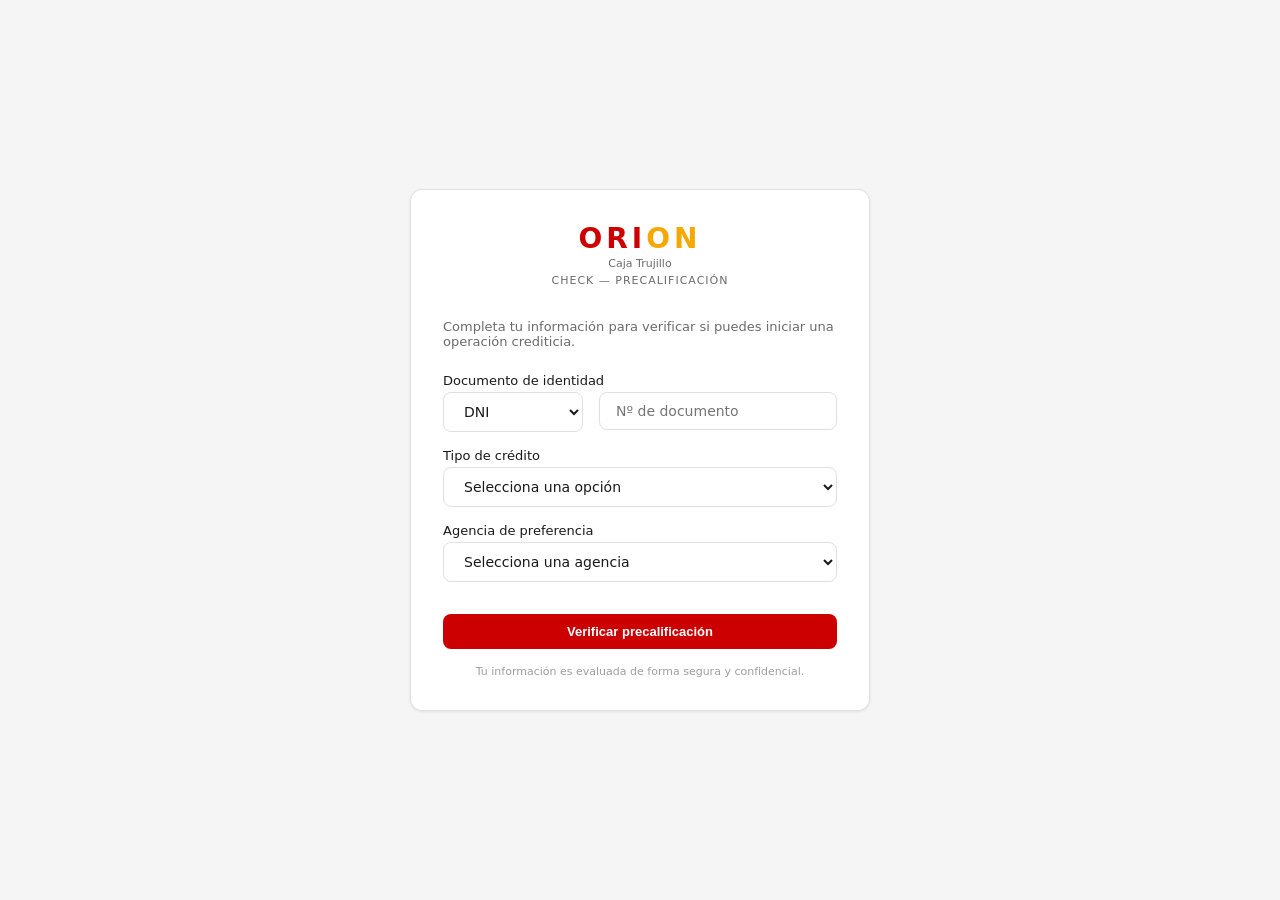
<file: indexBK.html>
<!DOCTYPE html>
<html lang="es">
<head>
  <meta charset="UTF-8">
  <meta name="viewport" content="width=device-width, initial-scale=1.0">
  <title>ORION – Precalificación</title>
  <link rel="stylesheet" href="css/variables.css">
  <link rel="stylesheet" href="css/base.css">
  <link rel="stylesheet" href="css/components.css">
  <style>
    .client-card {
      width: 100%;
      max-width: 460px;
      padding: var(--space-xl);
    }
    .client-header {
      text-align: center;
      margin-bottom: var(--space-xl);
    }
    .orion-logo {
      font-size: 28px;
      font-weight: 800;
      color: var(--color-primary);
      letter-spacing: 4px;
    }
    .orion-logo span { color: var(--color-accent); }
    .orion-phase {
      font-size: var(--font-size-xs);
      color: var(--color-text-muted);
      margin-top: var(--space-xs);
      text-transform: uppercase;
      letter-spacing: 1px;
    }
    .form-row {
      display: grid;
      grid-template-columns: 140px 1fr;
      gap: var(--space-md);
    }
  </style>
</head>
<body>
  <div class="layout-client">
    <div class="card client-card">
      <div class="client-header">
        <div class="orion-logo">ORI<span>ON</span></div>
        <div style="font-size:var(--font-size-xs);color:var(--color-text-muted);margin-top:2px;">Caja Trujillo</div>
        <div class="orion-phase">Check — Precalificación</div>
      </div>

      <p style="font-size: var(--font-size-sm); color: var(--color-text-muted); margin-bottom: var(--space-lg);">
        Completa tu información para verificar si puedes iniciar una operación crediticia.
      </p>

      <!-- Tipo y número de documento -->
      <div class="form-group">
        <label class="form-label">Documento de identidad</label>
        <div class="form-row">
          <select id="doc-type" class="form-control">
            <option value="DNI">DNI</option>
            <option value="CE">Carné de Extranjería</option>
            <option value="RUC">RUC</option>
          </select>
          <div>
            <input id="doc-num" type="text" class="form-control" placeholder="Nº de documento" maxlength="11">
            <span class="form-error" id="doc-num-error">Ingresa tu número de documento</span>
          </div>
        </div>
      </div>

      <!-- Tipo de crédito -->
      <div class="form-group">
        <label class="form-label" for="credit-type">Tipo de crédito</label>
        <select id="credit-type" class="form-control">
          <option value="">Selecciona una opción</option>
          <option value="Consumo">Consumo</option>
          <option value="Empresarial">Empresarial</option>
          <option value="Hipotecario">Hipotecario</option>
        </select>
        <span class="form-error" id="credit-type-error">Selecciona el tipo de crédito</span>
      </div>

      <!-- Agencia -->
      <div class="form-group">
        <label class="form-label" for="agency">Agencia de preferencia</label>
<select id="agency" class="form-control">
    <option value="">Selecciona una agencia</option>
    <option value="TIENDA SEDE INSTITUCIONAL">TIENDA SEDE INSTITUCIONAL</option>
    <option value="TIENDA EL PORVENIR">TIENDA EL PORVENIR</option>
    <option value="TIENDA NUEVA CAJAMARCA">TIENDA NUEVA CAJAMARCA</option>
    <option value="TIENDA LA ESPERANZA">TIENDA LA ESPERANZA</option>
    <option value="TIENDA CHEPEN">TIENDA CHEPEN</option>
    <option value="TIENDA ESPAÑA">TIENDA ESPAÑA</option>
    <option value="TIENDA HUAMACHUCO">TIENDA HUAMACHUCO</option>
    <option value="TIENDA LA HERMELINDA">TIENDA LA HERMELINDA</option>
    <option value="TIENDA VIRU">TIENDA VIRU</option>
    <option value="TIENDA LA UNION">TIENDA LA UNION</option>
    <option value="TIENDA CHICLAYO">TIENDA CHICLAYO</option>
    <option value="TIENDA CAJAMARCA">TIENDA CAJAMARCA</option>
    <option value="TIENDA HUARAZ">TIENDA HUARAZ</option>
    <option value="TIENDA MOSHOQUEQUE">TIENDA MOSHOQUEQUE</option>
    <option value="TIENDA BALTA - CHICLAYO">TIENDA BALTA - CHICLAYO</option>
    <option value="TIENDA JAEN">TIENDA JAEN</option>
    <option value="TIENDA SAN JUAN LURIGANCHO">TIENDA SAN JUAN LURIGANCHO</option>
    <option value="TIENDA CHOCOPE">TIENDA CHOCOPE</option>
    <option value="TIENDA OTUZCO">TIENDA OTUZCO</option>
    <option value="TIENDA TUMBES">TIENDA TUMBES</option>
    <option value="TIENDA LOS OLIVOS">TIENDA LOS OLIVOS</option>
    <option value="TIENDA SAN ISIDRO">TIENDA SAN ISIDRO</option>
    <option value="TIENDA AV LARCO">TIENDA AV LARCO</option>
    <option value="TIENDA MCDO ZONAL PALERMO">TIENDA MCDO ZONAL PALERMO</option>
    <option value="TIENDA AV PERU">TIENDA AV PERU</option>
    <option value="TIENDA LA NORIA">TIENDA LA NORIA</option>
    <option value="TIENDA MONTENEGRO">TIENDA MONTENEGRO</option>
    <option value="TIENDA HUACHIPA">TIENDA HUACHIPA</option>
    <option value="TIENDA SAN MARCOS">TIENDA SAN MARCOS</option>
    <option value="TIENDA TALARA">TIENDA TALARA</option>
    <option value="TIENDA LAMBAYEQUE">TIENDA LAMBAYEQUE</option>
    <option value="TIENDA CHOTA">TIENDA CHOTA</option>
    <option value="TIENDA CAJABAMBA">TIENDA CAJABAMBA</option>
    <option value="TIENDA HUACHO">TIENDA HUACHO</option>
    <option value="TIENDA HUARAL">TIENDA HUARAL</option>
    <option value="TIENDA BARRANCA">TIENDA BARRANCA</option>
    <option value="TIENDA CHULUCANAS">TIENDA CHULUCANAS</option>
    <option value="TIENDA HUANTA">TIENDA HUANTA</option>
    <option value="TIENDA AYACUCHO">TIENDA AYACUCHO</option>
    <option value="TIENDA EL PEDREGAL">TIENDA EL PEDREGAL</option>
    <option value="TIENDA CASMA">TIENDA CASMA</option>
    <option value="TIENDA AV. VALLEJO">TIENDA AV. VALLEJO</option>
    <option value="TIENDA CARAZ">TIENDA CARAZ</option>
    <option value="TIENDA SABOGAL">TIENDA SABOGAL</option>
    <option value="TIENDA TARAPOTO">TIENDA TARAPOTO</option>
    <option value="TIENDA CHACHAPOYAS">TIENDA CHACHAPOYAS</option>
    <option value="TIENDA BAGUA GRANDE">TIENDA BAGUA GRANDE</option>
    <option value="TIENDA MIRAFLORES">TIENDA MIRAFLORES</option>
    <option value="TIENDA ABANCAY">TIENDA ABANCAY</option>
    <option value="TIENDA SICUANI">TIENDA SICUANI</option>
    <option value="TIENDA CHILCA">TIENDA CHILCA</option>
    <option value="TIENDA PIURA">TIENDA PIURA</option>
    <option value="TIENDA ANDAHUAYLAS">TIENDA ANDAHUAYLAS</option>
    <option value="TIENDA VILLA EL SALVADOR">TIENDA VILLA EL SALVADOR</option>
    <option value="TIENDA REAL PLAZA">TIENDA REAL PLAZA</option>
    <option value="TIENDA JULIACA">TIENDA JULIACA</option>
    <option value="TIENDA CHIMBOTE">TIENDA CHIMBOTE</option>
    <option value="TIENDA PUNO">TIENDA PUNO</option>
    <option value="TIENDA SJ DE MIRAFLORES">TIENDA SJ DE MIRAFLORES</option>
    <option value="TIENDA SULLANA">TIENDA SULLANA</option>
    <option value="TIENDA HUANUCO">TIENDA HUANUCO</option>
    <option value="TIENDA BAGUA CHICA">TIENDA BAGUA CHICA</option>
    <option value="TIENDA TINGO MARIA">TIENDA TINGO MARIA</option>
    <option value="TIENDA BAMBAMARCA">TIENDA BAMBAMARCA</option>
    <option value="TIENDA MOYOBAMBA">TIENDA MOYOBAMBA</option>
    <option value="TIENDA CUTERVO">TIENDA CUTERVO</option>
    <option value="TIENDA YURIMAGUAS">TIENDA YURIMAGUAS</option>
    <option value="TIENDA SAN IGNACIO">TIENDA SAN IGNACIO</option>
    <option value="TIENDA RODRIGUEZ DE MENDOZA">TIENDA RODRIGUEZ DE MENDOZA</option>
    <option value="TIENDA PACASMAYO">TIENDA PACASMAYO</option>
    <option value="TIENDA LAREDO">TIENDA LAREDO</option>
    <option value="TIENDA PEDRO RUIZ">TIENDA PEDRO RUIZ</option>
    <option value="TIENDA CELENDIN">TIENDA CELENDIN</option>
    <option value="TIENDA LOS OLIVOS PRO">TIENDA LOS OLIVOS PRO</option>
    <option value="TIENDA ATE">TIENDA ATE</option>
    <option value="TIENDA CENTRO LIMA">TIENDA CENTRO LIMA</option>
    <option value="TIENDA NIEVA">TIENDA NIEVA</option>
    <option value="TIENDA TAYABAMBA">TIENDA TAYABAMBA</option>
    <option value="TIENDA CAPRICORNIO">TIENDA CAPRICORNIO</option>
    <option value="TIENDA ALTO TRUJILLO">TIENDA ALTO TRUJILLO</option>
    <option value="TIENDA OLMOS">TIENDA OLMOS</option>
    <option value="TIENDA HUARI">TIENDA HUARI</option>
    <option value="TIENDA STGO DE CHUCO">TIENDA STGO DE CHUCO</option>
    <option value="TIENDA HUANCABAMBA">TIENDA HUANCABAMBA</option>
    <option value="TIENDA PUENTE PIEDRA">TIENDA PUENTE PIEDRA</option>
    <option value="TIENDA MALL PLAZA TRUJILLO">TIENDA MALL PLAZA TRUJILLO</option>
    <option value="TIENDA CHINCHA">TIENDA CHINCHA</option>
    <option value="TIENDA ICA">TIENDA ICA</option>
    <option value="TIENDA EL TAMBO">TIENDA EL TAMBO</option>
    <option value="TIENDA EL MILAGRO">TIENDA EL MILAGRO</option>
    <option value="TIENDA FERREÑAFE">TIENDA FERREÑAFE</option>
    <option value="TIENDA TARMA">TIENDA TARMA</option>
    <option value="TIENDA CERRO DE PASCO">TIENDA CERRO DE PASCO</option>
    <option value="TIENDA CARABAYLLO">TIENDA CARABAYLLO</option>
    <option value="TIENDA SAN MARTIN DE PORRES">TIENDA SAN MARTIN DE PORRES</option>
    <option value="TIENDA SAN JERONIMO">TIENDA SAN JERONIMO</option>
    <option value="TIENDA SANTIAGO">TIENDA SANTIAGO</option>
    <option value="TIENDA PAUCARPATA">TIENDA PAUCARPATA</option>
    <option value="TIENDA BUSTAMANTE Y RIVERO">TIENDA BUSTAMANTE Y RIVERO</option>
    <option value="TIENDA LA NEGRITA">TIENDA LA NEGRITA</option>
    <option value="TIENDA MOQUEGUA">TIENDA MOQUEGUA</option>
    <option value="TIENDA ILO">TIENDA ILO</option>
    <option value="TIENDA CERRO COLORADO">TIENDA CERRO COLORADO</option>
    <option value="TIENDA SAN JOSE">TIENDA SAN JOSE</option>
    <option value="TIENDA CASTILLA">TIENDA CASTILLA</option>
    <option value="TIENDA PICHANAQUI">TIENDA PICHANAQUI</option>
    <option value="TIENDA CHUPACA">TIENDA CHUPACA</option>
    <option value="TIENDA HUAYCAN">TIENDA HUAYCAN</option>
    <option value="TIENDA CANTO GRANDE">TIENDA CANTO GRANDE</option>
    <option value="TIENDA SAN SEBASTIAN">TIENDA SAN SEBASTIAN</option>
    <option value="TIENDA VILLA MARIA DEL TRIUNFO">TIENDA VILLA MARIA DEL TRIUNFO</option>
</select>
        <span class="form-error" id="agency-error">Selecciona una agencia</span>
      </div>

      <button id="btn-check" class="btn btn-primary btn-block" style="margin-top: var(--space-md);">
        Verificar precalificación
      </button>

      <p style="font-size: var(--font-size-xs); color: var(--color-text-light); text-align:center; margin-top: var(--space-md);">
        Tu información es evaluada de forma segura y confidencial.
      </p>
    </div>
  </div>

  <script src="js/state.js"></script>
  <script src="js/data.js"></script>
  <script src="js/check.js"></script>
</body>
</html>
</file>
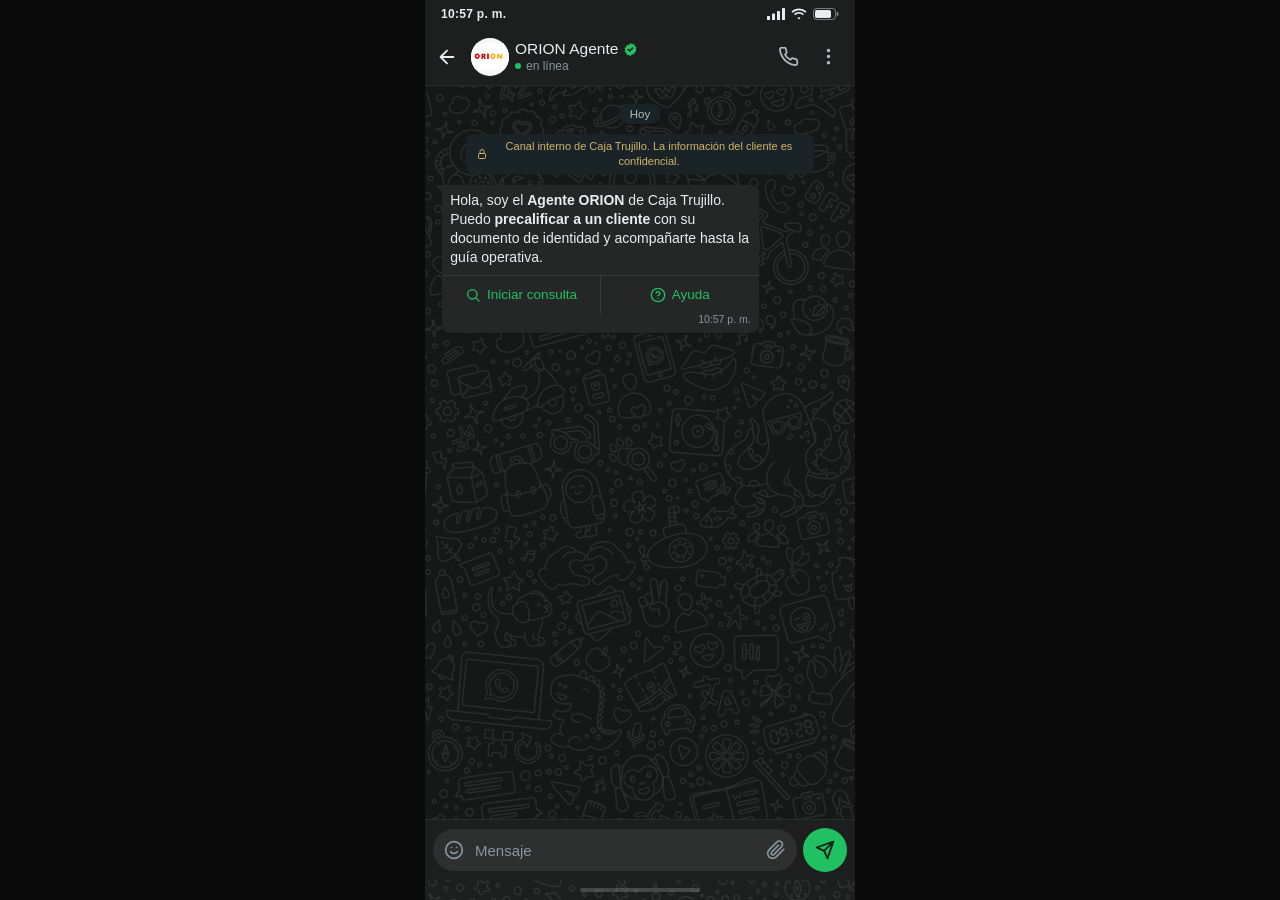
<file: result.html>
<!DOCTYPE html>
<html lang="es">
<head>
  <meta charset="UTF-8">
  <meta name="viewport" content="width=device-width, initial-scale=1.0">
  <title>ORION – Resultado</title>
  <link rel="stylesheet" href="css/variables.css">
  <link rel="stylesheet" href="css/base.css">
  <link rel="stylesheet" href="css/components.css">
  <style>
    .result-wrap {
      width: 100%;
      max-width: 500px;
      padding: var(--space-xl);
    }
    .rules-summary {
      margin: var(--space-lg) 0;
      border: 1px solid var(--color-border);
      border-radius: var(--radius-md);
      overflow: hidden;
    }
    .rules-title {
      font-size: var(--font-size-xs);
      font-weight: 600;
      color: var(--color-text-muted);
      text-transform: uppercase;
      letter-spacing: 0.5px;
      padding: 10px var(--space-md);
      background: var(--color-bg);
      border-bottom: 1px solid var(--color-border);
    }
    .agency-box {
      background: var(--color-accent-light);
      border: 1px solid #B3D9EC;
      border-radius: var(--radius-md);
      padding: var(--space-md);
      margin: var(--space-lg) 0;
      font-size: var(--font-size-sm);
      color: var(--color-primary);
    }
    .agency-box strong { display: block; margin-bottom: 4px; }
  </style>
</head>
<body>
  <div class="layout-client">
    <div class="card result-wrap" id="result-container">
      <!-- Contenido inyectado por JS -->
    </div>
  </div>

  <script src="js/state.js"></script>
  <script src="js/data.js"></script>
  <script>
    const { client, checkResults, apto } = State.get();

    if (!client) { window.location.href = 'index.html'; }

    const agency = DATA.agencies.find(a => a.id === client.agency);
    const container = document.getElementById('result-container');

    // Render reglas evaluadas
    const rulesHTML = checkResults.map(r => `
      <div class="rule-row ${r.passed ? 'rule-pass' : 'rule-fail'}">
        <span class="rule-icon">${r.passed ? '✅' : '❌'}</span>
        <span class="rule-label">${r.label}</span>
        ${!r.passed ? `<span class="rule-detail">${r.reason}</span>` : ''}
      </div>
    `).join('');

    if (apto) {
      container.innerHTML = `
        <div class="result-screen result-apto">
<div class="result-icon" style="width:100px;height:100px;margin:0 auto 20px;border-radius:50%;background:#dcfce7;display:flex;align-items:center;justify-content:center;color:#16a34a;font-size:58px;font-weight:800;box-shadow:0 8px 25px rgba(22,163,74,.18);">✓</div>          <div class="result-title">¡Precalificado!</div>
          <p class="result-msg">Hola <strong>${client.name}</strong>, cumples los criterios iniciales para solicitar un crédito de tipo <strong>${client.creditType}</strong>.</p>
          <div class="agency-box">
            <strong>📍 Acércate a tu agencia</strong>
            ${agency?.name || 'Agencia seleccionada'} — ${agency?.advisor || 'Un asesor te atenderá'}
          </div>
          
          <a href="index.html" class="btn btn-outline btn-block" style="margin-top: var(--space-md);">Nueva consulta</a>
        </div>
      `;
    } else {
      container.innerHTML = `
        <div class="result-screen result-no-apto">
          <div class="result-icon">❌</div>
          <div class="result-title">No precalificado</div>
          <p class="result-msg">En este momento no cumples los criterios mínimos para iniciar una operación crediticia. Te invitamos a intentarlo nuevamente en el futuro.</p>
          <div class="rules-summary" style="margin-top: var(--space-lg);">
            <div class="rules-title">Criterios evaluados</div>
            ${rulesHTML}
          </div>
          <a href="index.html" class="btn btn-outline btn-block" style="margin-top: var(--space-lg);">Volver al inicio</a>
        </div>
      `;
    }
  </script>
</body>
</html>
</file>
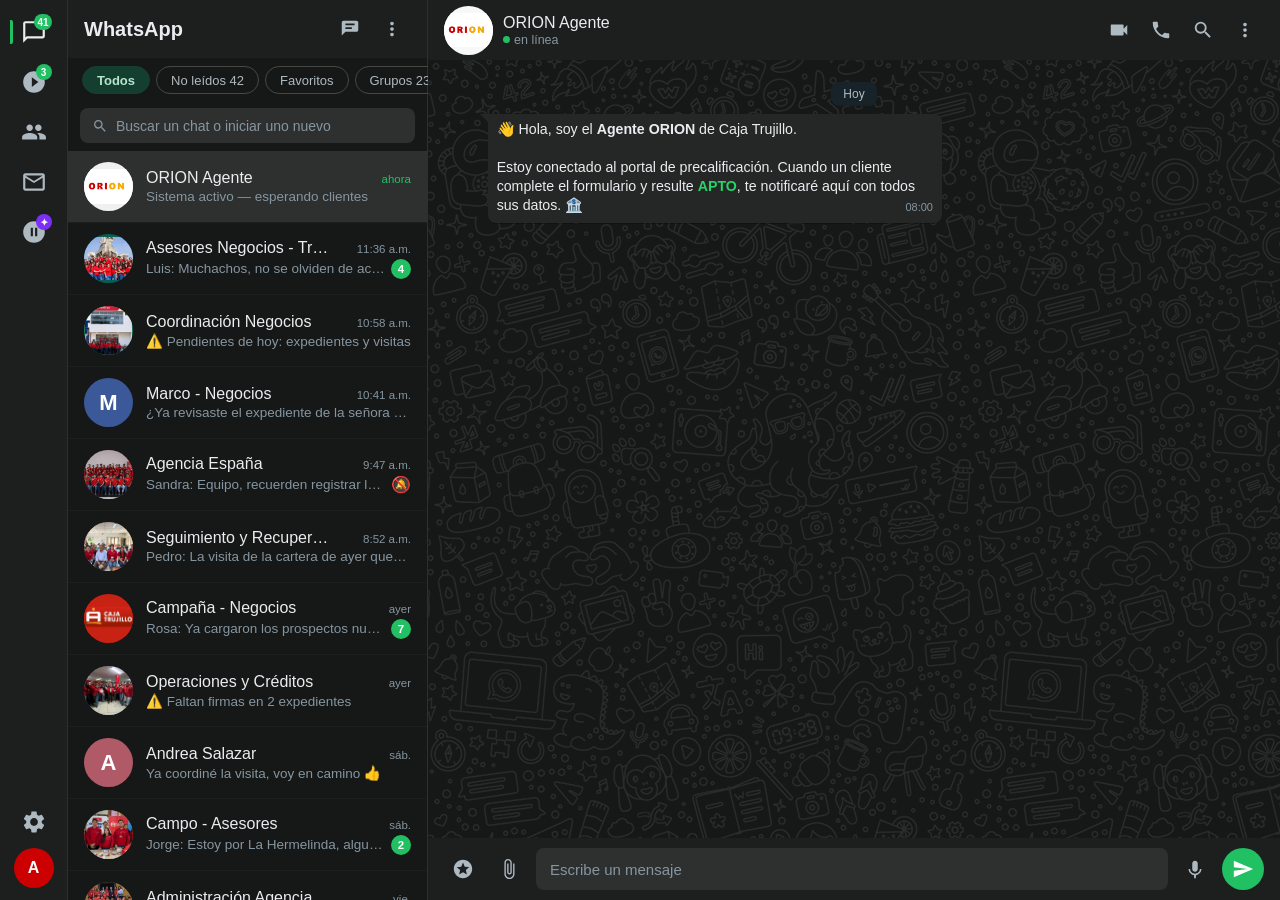
<file: whatsapp.html>
<!DOCTYPE html>
<html lang="es">
<head>
  <meta charset="UTF-8">
  <meta name="viewport" content="width=device-width, initial-scale=1.0">
  <title>WhatsApp</title>
  <style>
    *, *::before, *::after { box-sizing: border-box; margin: 0; padding: 0; }
    :root {
      --bg-app:    #111b21;
      --bg-panel:  #202c33;
      --bg-hover:  #2a3942;
      --bg-chat:   #0b141a;
      --bg-in:     #202c33;
      --bg-out:    #005c4b;
      --border:    #2a3942;
      --txt:       #e9edef;
      --txt-sub:   #8696a0;
      --txt-dim:   #667781;
      --green:     #00a884;
      --green-dk:  #008f72;
      --tick:      #53bdeb;
      --red:       #CC0000;
      --yellow:    #F5A800;
      --font: -apple-system,'Segoe UI','Helvetica Neue',Arial,sans-serif;
    }
    html,body { height:100%; overflow:hidden; background:#000; }
    body { font-family:var(--font); display:flex; flex-direction:column; }

    /* ══ TOP BAR ══ */
    .top-bar {
      background:#1f2c33;
      height:24px;
      display:flex;
      align-items:center;
      padding:0 12px;
      gap:8px;
      flex-shrink:0;
      border-bottom:1px solid #111;
    }
    .top-bar-logo {
      display:flex; align-items:center; gap:6px;
      color:#e9edef; font-size:13px; font-weight:600;
    }
    .top-bar-logo svg { width:16px;height:16px;fill:#25d366; }

    /* ══ MAIN ══ */
    .app { display:flex; flex:1; overflow:hidden; }

    /* ══ RAIL izquierdo (íconos) ══ */
    .rail {
      width:68px;
      background:var(--bg-app);
      display:flex;
      flex-direction:column;
      align-items:center;
      padding:8px 0;
      border-right:1px solid var(--border);
      gap:4px;
      flex-shrink:0;
    }
    .rail-top { display:flex;flex-direction:column;align-items:center;gap:2px;flex:1; }
    .rail-bottom { display:flex;flex-direction:column;align-items:center;gap:2px; }

    .rail-btn {
      width:48px;height:48px;
      border-radius:50%;
      border:none;background:transparent;
      color:var(--txt-sub);
      cursor:pointer;
      display:flex;align-items:center;justify-content:center;
      position:relative;
      transition:background .15s;
    }
    .rail-btn:hover { background:var(--bg-hover); }
    .rail-btn.active { color:#e9edef; }
    .rail-btn.active::before {
      content:'';
      position:absolute;left:0;top:50%;transform:translateY(-50%);
      width:3px;height:24px;
      background:var(--green);
      border-radius:0 2px 2px 0;
    }
    .rail-btn svg { width:26px;height:26px;fill:currentColor; }
    .rail-badge {
      position:absolute;top:6px;right:6px;
      background:var(--green);
      color:#fff;font-size:10px;font-weight:700;
      min-width:16px;height:16px;
      border-radius:8px;
      display:flex;align-items:center;justify-content:center;
      padding:0 3px;
    }
    .rail-badge.red { background:var(--red); }

    .rail-avatar {
      width:40px;height:40px;
      border-radius:50%;
      background:var(--red);
      color:#fff;font-weight:700;font-size:16px;
      display:flex;align-items:center;justify-content:center;
      cursor:pointer;
      margin-bottom:4px;
    }

    /* ══ SIDEBAR chats ══ */
    .sidebar {
      width:360px;min-width:360px;
      background:var(--bg-app);
      border-right:1px solid var(--border);
      display:flex;flex-direction:column;
      flex-shrink:0;
    }

    /* Header sidebar */
    .sb-header {
      background:var(--bg-panel);
      padding:10px 16px;
      display:flex;align-items:center;justify-content:space-between;
      flex-shrink:0;
    }
    .sb-title { color:var(--txt);font-size:20px;font-weight:600; }
    .sb-icons { display:flex;gap:4px; }

    .icon-btn {
      width:38px;height:38px;border-radius:50%;
      border:none;background:transparent;
      color:var(--txt-sub);cursor:pointer;
      display:flex;align-items:center;justify-content:center;
      transition:background .15s;
    }
    .icon-btn:hover { background:var(--bg-hover); }
    .icon-btn svg { width:22px;height:22px;fill:currentColor; }

    /* Filtros */
    .sb-filters {
      padding:8px 14px;
      display:flex;gap:6px;
      background:var(--bg-app);
      flex-shrink:0;
    }
    .filter-pill {
      padding:5px 14px;
      border-radius:20px;
      border:none;
      background:var(--bg-hover);
      color:var(--txt-sub);
      font-size:13px;cursor:pointer;
      font-family:var(--font);
      transition:all .15s;
      white-space:nowrap;
    }
    .filter-pill.active { background:var(--green);color:#fff;font-weight:600; }
    .filter-pill.count::after { content:attr(data-n); margin-left:4px; }
    .filter-add {
      width:28px;height:28px;border-radius:50%;
      border:none;background:var(--bg-hover);
      color:var(--txt-sub);font-size:18px;
      cursor:pointer;display:flex;align-items:center;justify-content:center;
      margin-left:2px;
    }

    /* Búsqueda */
    .sb-search {
      padding:6px 12px 8px;
      background:var(--bg-app);
      flex-shrink:0;
    }
    .sb-search-wrap {
      background:var(--bg-panel);
      border-radius:8px;
      display:flex;align-items:center;
      padding:0 12px;gap:8px;
    }
    .sb-search-wrap svg { width:16px;height:16px;fill:var(--txt-dim);flex-shrink:0; }
    .sb-search-wrap input {
      flex:1;background:transparent;border:none;outline:none;
      color:var(--txt);font-size:14px;height:35px;
      font-family:var(--font);
    }
    .sb-search-wrap input::placeholder { color:var(--txt-dim); }

    /* Lista */
    .chat-list { flex:1;overflow-y:auto; }
    .chat-list::-webkit-scrollbar { width:5px; }
    .chat-list::-webkit-scrollbar-thumb { background:#374045;border-radius:4px; }

    .chat-row {
      display:flex;align-items:center;gap:13px;
      padding:0 16px;height:72px;
      cursor:pointer;
      border-bottom:1px solid #1f2c34;
      transition:background .1s;
      position:relative;
    }
    .chat-row:hover  { background:var(--bg-hover); }
    .chat-row.active { background:#2a3942; }

    .c-av {
      width:49px;height:49px;border-radius:50%;flex-shrink:0;
      display:flex;align-items:center;justify-content:center;
      font-size:22px;font-weight:600;color:#fff;overflow:hidden;
    }
    .c-body { flex:1;min-width:0; }
    .c-top  { display:flex;align-items:baseline;justify-content:space-between; }
    .c-name { color:var(--txt);font-size:16px;font-weight:400;white-space:nowrap;overflow:hidden;text-overflow:ellipsis;max-width:190px; }
    .c-time { color:var(--txt-dim);font-size:11.5px;white-space:nowrap;margin-left:6px;flex-shrink:0; }
    .c-time.new { color:var(--green); }
    .c-bot  { display:flex;align-items:center;justify-content:space-between;margin-top:2px;gap:6px; }
    .c-prev { color:var(--txt-dim);font-size:13.5px;white-space:nowrap;overflow:hidden;text-overflow:ellipsis;flex:1; }
    .c-meta { display:flex;align-items:center;gap:4px;flex-shrink:0; }
    .c-pin  { color:var(--txt-dim);font-size:14px; }
    .c-badge {
      background:var(--green);color:#fff;
      border-radius:50%;min-width:20px;height:20px;
      font-size:11.5px;font-weight:600;
      display:flex;align-items:center;justify-content:center;padding:0 4px;
    }
    .c-badge.orion { background:var(--red); }
    .c-mute { color:var(--txt-dim);font-size:16px; }

    /* ══ CHAT AREA ══ */
    .chat-area {
      flex:1;display:flex;flex-direction:column;
      background:var(--bg-chat);position:relative;min-width:0;
    }

    /* Fondo patrón WhatsApp */
    .chat-bg {
      position:absolute;inset:0;
      background-image:url("data:image/svg+xml,%3Csvg xmlns='http://www.w3.org/2000/svg' width='300' height='300'%3E%3Cg opacity='.04' fill='%23e9edef'%3E%3Cpath d='M60 10c-5.5 0-10 4.5-10 10s4.5 10 10 10 10-4.5 10-10S65.5 10 60 10zm0 16c-3.3 0-6-2.7-6-6s2.7-6 6-6 6 2.7 6 6-2.7 6-6 6zM15 90c-8.3 0-15 6.7-15 15s6.7 15 15 15 15-6.7 15-15-6.7-15-15-15zm0 24c-5 0-9-4-9-9s4-9 9-9 9 4 9 9-4 9-9 9zM150 50c-11 0-20 9-20 20s9 20 20 20 20-9 20-20-9-20-20-20zm0 32c-6.6 0-12-5.4-12-12s5.4-12 12-12 12 5.4 12 12-5.4 12-12 12z'/%3E%3C/g%3E%3C/svg%3E");
      background-size:400px 400px;
      pointer-events:none;z-index:0;
    }

    /* Header chat */
    .chat-header {
      background:var(--bg-panel);
      height:60px;padding:0 16px;
      display:flex;align-items:center;gap:10px;
      z-index:10;flex-shrink:0;position:relative;
    }
    .ch-av {
      width:40px;height:40px;border-radius:50%;
      background:var(--red);
      display:flex;align-items:center;justify-content:center;
      font-size:18px;cursor:pointer;
    }
    .ch-info { flex:1;cursor:pointer; }
    .ch-name { color:var(--txt);font-size:16px;font-weight:500;line-height:1.2; }
    .ch-status { color:var(--txt-dim);font-size:12.5px;display:flex;align-items:center;gap:4px; }
    .live-dot {
      width:7px;height:7px;background:var(--green);border-radius:50%;
      animation:pulse 2s infinite;display:inline-block;
    }
    @keyframes pulse { 0%,100%{box-shadow:0 0 0 0 rgba(0,168,132,.5)} 50%{box-shadow:0 0 0 5px rgba(0,168,132,0)} }
    .ch-icons { display:flex;gap:4px; }

    /* Mensajes */
    .messages {
      flex:1;overflow-y:auto;
      padding:12px 7%;
      display:flex;flex-direction:column;gap:2px;
      position:relative;z-index:1;
    }
    .messages::-webkit-scrollbar { width:5px; }
    .messages::-webkit-scrollbar-thumb { background:#374045;border-radius:4px; }

    .date-div { display:flex;justify-content:center;margin:10px 0 6px; }
    .date-div span {
      background:#182229;color:var(--txt-sub);
      font-size:12px;padding:5px 12px;border-radius:8px;
      box-shadow:0 1px .5px rgba(11,20,26,.13);
    }

    /* Burbujas */
    .msg-row { display:flex;align-items:flex-end;gap:4px;animation:fadeUp .2s ease; }
    @keyframes fadeUp { from{opacity:0;transform:translateY(6px)} to{opacity:1;transform:translateY(0)} }
    .msg-row.in  { flex-direction:row; }
    .msg-row.out { flex-direction:row-reverse; }

    .bubble {
      max-width:62%;padding:6px 9px 8px;
      border-radius:7.5px;
      font-size:14.2px;line-height:19px;
      color:var(--txt);position:relative;
      word-wrap:break-word;
      box-shadow:0 1px .5px rgba(11,20,26,.13);
    }
    .msg-row.in .bubble  { background:var(--bg-in); border-top-left-radius:0; }
    .msg-row.in .bubble::before {
      content:'';position:absolute;top:0;left:-8px;
      border-width:0 8px 8px 0;border-style:solid;
      border-color:transparent var(--bg-in) transparent transparent;
    }
    .msg-row.out .bubble { background:var(--bg-out);border-top-right-radius:0; }
    .msg-row.out .bubble::after {
      content:'';position:absolute;top:0;right:-8px;
      border-width:0 0 8px 8px;border-style:solid;
      border-color:transparent transparent transparent var(--bg-out);
    }

    .msg-meta {
      display:flex;align-items:center;gap:3px;
      float:right;margin-left:8px;margin-top:2px;margin-bottom:-4px;
    }
    .msg-time { font-size:11px;color:var(--txt-dim);white-space:nowrap; }
    .ticks svg { width:16px;height:11px;fill:var(--tick); }

    /* Typing */
    .typing-row { display:flex;margin-bottom:2px; }
    .typing-bub {
      background:var(--bg-in);border-radius:7.5px;border-top-left-radius:0;
      padding:12px 16px;display:flex;gap:4px;align-items:center;
      box-shadow:0 1px .5px rgba(11,20,26,.13);
      position:relative;
    }
    .typing-bub::before {
      content:'';position:absolute;top:0;left:-8px;
      border-width:0 8px 8px 0;border-style:solid;
      border-color:transparent var(--bg-in) transparent transparent;
    }
    .t-dot {
      width:8px;height:8px;background:var(--txt-dim);border-radius:50%;
      animation:bounce 1.3s infinite;
    }
    .t-dot:nth-child(2){animation-delay:.15s} .t-dot:nth-child(3){animation-delay:.3s}
    @keyframes bounce { 0%,60%,100%{transform:translateY(0);opacity:.5} 30%{transform:translateY(-5px);opacity:1} }

    /* Tarjetas ORION */
    .orion-card {
      background:var(--bg-in);border-radius:6px;border-left:none;
      padding:10px 12px;margin-top:6px;min-width:260px;
    }
    .oc-hdr { display:flex;align-items:center;gap:6px;margin-bottom:8px; }
    .oc-logo { background:var(--bg-hover);color:var(--txt-sub);font-size:9px;font-weight:800;padding:2px 5px;border-radius:3px;letter-spacing:1px; }
    .oc-tag  { color:var(--txt-sub);font-size:11px; }
    .oc-name { color:var(--txt);font-weight:700;font-size:15px;margin-bottom:6px; }
    .oc-row  { display:flex;gap:5px;font-size:12px;color:var(--txt-sub);margin-bottom:3px; }
    .oc-row .v { color:var(--txt); }
    .oc-status { display:inline-block;margin-top:5px;padding:2px 8px;border-radius:10px;font-size:11px;font-weight:600; }
    .s-nuevo      { background:#0d2b1d;color:#25d366; }
    .s-recurrente { background:#1a1f3a;color:#8ab4f8; }
    .s-desertado  { background:#2a1e00;color:var(--yellow); }

    /* Botones en burbuja */
    .bub-btns { border-top:1px solid #2a3942;margin:8px -9px -8px;display:flex; }
    .bb-btn {
      flex:1;background:none;border:none;color:#53bdeb;
      font-size:13.5px;font-weight:500;padding:10px 8px;
      cursor:pointer;font-family:var(--font);
      transition:background .12s;
      display:flex;align-items:center;justify-content:center;gap:5px;
    }
    .bb-btn:not(:last-child){ border-right:1px solid #2a3942; }
    .bb-btn:hover { background:rgba(83,189,235,.08); }
    .bb-btn.red   { color:var(--red); }
    .bb-btn.red:hover { background:rgba(204,0,0,.08); }
    .bb-btn:first-child { border-bottom-left-radius:7.5px; }
    .bb-btn:last-child  { border-bottom-right-radius:7.5px; }

    /* Match */
    .match-card { background:var(--bg-in);border-radius:6px;border:1px solid #2a3942;padding:8px;margin-top:6px;min-width:270px; }
    .mc-title   { color:var(--txt-sub);font-size:10.5px;text-transform:uppercase;letter-spacing:.5px;margin-bottom:6px;padding:0 4px; }
    .mc-prod    { display:flex;align-items:center;gap:8px;padding:8px;border-radius:5px;margin-bottom:2px;cursor:pointer;transition:background .1s; }
    .mc-prod:hover { background:var(--bg-hover); }
    .mc-prod.ok { border-left:none; }
    .mc-prod.no { border-left:none;opacity:.6;cursor:default; }
    .mc-pname   { color:var(--txt);font-size:13px;font-weight:500; }
    .mc-pamount { color:var(--txt-sub);font-size:11px; }

    /* Inputs burbuja */
    .bub-inputs { background:var(--bg-in);border:1px solid #2a3942;border-radius:6px;padding:10px;margin-top:6px;min-width:260px; }
    .bi-label   { color:var(--txt-sub);font-size:11px;margin-bottom:3px;display:block; }
    .bi-input,.bi-select {
      width:100%;background:var(--bg-hover);border:1px solid #374045;border-radius:6px;
      padding:7px 10px;color:var(--txt);font-size:13px;
      font-family:var(--font);outline:none;margin-bottom:8px;transition:border-color .15s;
    }
    .bi-input:focus,.bi-select:focus { border-color:var(--green); }
    .bi-btn { width:100%;background:var(--green);color:#fff;border:none;border-radius:6px;padding:9px;font-size:13.5px;font-weight:600;cursor:pointer;font-family:var(--font);transition:background .15s; }
    .bi-btn:hover { background:var(--green-dk); }

    /* Verify */
    .verify-card { background:var(--bg-in);border:1px solid #2a3942;border-radius:6px;padding:4px 0;margin-top:6px;min-width:270px; }
    .vr-rule { display:flex;align-items:flex-start;gap:7px;padding:7px 10px;font-size:12.5px;border-bottom:1px solid #1f2c34; }
    .vr-rule:last-child { border-bottom:none; }
    .vr-label  { color:var(--txt);line-height:1.3; }
    .vr-reason { color:var(--txt-sub);font-size:11px;margin-top:1px; }

    /* Explain */
    .explain-card { background:var(--bg-in);border-left:none;border-radius:6px;padding:10px 12px;margin-top:6px;min-width:270px; }
    .ec-sec { color:var(--txt-sub);font-size:10px;text-transform:uppercase;letter-spacing:.5px;margin:8px 0 4px; }
    .ec-row { color:var(--txt);font-size:12px;padding:3px 0;display:flex;align-items:flex-start;gap:5px; }
    .ec-step { background:var(--bg-hover);color:var(--txt);border-radius:50%;width:16px;height:16px;font-size:9px;font-weight:700;display:inline-flex;align-items:center;justify-content:center;flex-shrink:0; }

    /* Input bar */
    .input-bar {
      background:var(--bg-panel);height:62px;padding:0 16px;
      display:flex;align-items:center;gap:8px;
      flex-shrink:0;z-index:10;position:relative;
    }
    .ib-input {
      flex:1;background:var(--bg-hover);border:none;border-radius:8px;
      padding:9px 14px;color:var(--txt);font-size:15px;
      font-family:var(--font);outline:none;height:42px;
    }
    .ib-input::placeholder { color:var(--txt-dim); }
    .ib-send {
      width:42px;height:42px;border-radius:50%;background:var(--green);border:none;
      cursor:pointer;display:flex;align-items:center;justify-content:center;
      transition:background .15s;flex-shrink:0;
    }
    .ib-send:hover { background:var(--green-dk); }
    .ib-send svg { width:22px;height:22px;fill:#fff; }
  

    /* ═══════════════════════════════════════════════════════
       PALETA AJUSTADA AL WHATSAPP DE LA REFERENCIA
       ═══════════════════════════════════════════════════════ */
    :root {
      --bg-app:#161717;
      --bg-panel:#1d1f1f;
      --bg-hover:#2e2f2f;
      --bg-chat:#161717;
      --bg-in:#252626;
      --bg-out:#144d37;
      --border:#2e2f2f;
      --txt:#e9edef;
      --txt-sub:#aebac1;
      --txt-dim:#8696a0;
      --green:#21c063;
      --green-dk:#1aa657;
      --tick:#b6d7ca;
      --red:#cc0000;
      --yellow:#f5a800;
    }

    html,body { background:#0a0a0a; }
    .top-bar { background:#1d1f1f;border-bottom:1px solid #464747; }
    .rail { background:#1d1f1f;border-right-color:#2e2f2f; }
    .sidebar { background:#161717;border-right-color:#2e2f2f; }
    .sb-header { background:#1d1f1f; }
    .sb-search,.sb-filters { background:#161717; }
    .sb-search-wrap { background:#2e2f2f; }
    .filter-pill { background:transparent;border:1px solid #464747;color:#aebac1; }
    .filter-pill.active { background:#143f30;color:#b6e6cc;border-color:#143f30; }
    .filter-add { background:transparent;border:1px solid #464747; }
    .chat-row { border-bottom-color:#1d1e1e; }
    .chat-row:hover,.chat-row.active { background:#2e2f2f; }
    .chat-list::-webkit-scrollbar-thumb { background:#464747; }

    .chat-area { background:#161717; }
.chat-bg {
  position:absolute;inset:0;
  background-image: url("wsp_fondo.png");
  background-repeat: repeat;
  background-size: auto;
  opacity: 0.1;          /* ← ajusta entre 0 (invisible) y 1 (full) */
  pointer-events:none;z-index:0;
}
    .chat-header { background:#1d1f1f !important;border-bottom-color:#2e2f2f !important; }
    .input-bar { background:#1d1f1f !important; }
    .ib-input { background:#2e2f2f !important; }

    .bubble { box-shadow:0 1px .5px rgba(0,0,0,.28); }
    .msg-row.in .bubble { background:#252626; }
    .msg-row.out .bubble { background:#144d37; }
    .msg-row.in .bubble::before { border-color:transparent #252626 transparent transparent; }
    .msg-row.out .bubble::after { border-color:transparent transparent transparent #144d37; }
    .typing-bub { background:#252626; }
    .typing-bub::before { border-color:transparent #252626 transparent transparent; }

    /* ORION: mismo lenguaje visual del chat, sin colores de dashboard */
    .orion-card,.match-card,.verify-card,.explain-card,.bub-inputs {
      background:#252626 !important;
      border:0 !important;
      border-left:0 !important;
      border-radius:6px !important;
      box-shadow:none !important;
    }
    .orion-card,.match-card,.explain-card,.bub-inputs { padding:10px 12px !important; }
    .verify-card { padding:3px 0 !important; }
    .oc-logo { background:#36192a !important;color:#f28bb7 !important; }
    .oc-tag,.mc-title,.ec-sec,.bi-label,.vr-reason { color:#aebac1 !important; }
    .oc-name,.oc-row .v,.mc-pname,.vr-label,.ec-row { color:#e9edef !important; }
    .oc-row,.mc-pamount { color:#aebac1 !important; }
    .oc-status.s-nuevo { background:#143f30 !important;color:#7ee2aa !important; }
    .oc-status.s-recurrente { background:#242b38 !important;color:#aebac1 !important; }
    .oc-status.s-desertado { background:#3a2d13 !important;color:#f5c85b !important; }

    .mc-prod { border-left:0 !important;border-radius:5px; }
    .mc-prod:hover { background:#2e2f2f !important; }
    .mc-prod.no { opacity:.65; }
    .vr-rule { border-bottom-color:#2e2f2f !important; }

    .bi-input,.bi-select {
      background:#2e2f2f !important;
      border:1px solid #464747 !important;
      color:#e9edef !important;
    }
    .bi-input:focus,.bi-select:focus { border-color:#21c063 !important; }
    .bi-btn { background:#21c063 !important;color:#102016 !important;border-radius:6px !important; }
    .bi-btn:hover { background:#1aa657 !important; }

    .bub-btns { border-top-color:#464747 !important; }
    .bb-btn { color:#b6d7ca !important; }
    .bb-btn:not(:last-child) { border-right-color:#464747 !important; }
    .bb-btn:hover { background:rgba(255,255,255,.05) !important; }
    .bb-btn.red { color:#f28b82 !important; }
    .ec-step { background:#2e2f2f !important;color:#e9edef !important; }

  </style>
</head>
<body>

<!-- ══ TOP BAR ══ -->
<!-- <div class="top-bar">
  <div class="top-bar-logo">
    <svg viewBox="0 0 24 24"><path d="M17.498 14.382c-.301-.15-1.767-.867-2.04-.966-.273-.101-.473-.15-.673.15-.197.295-.771.964-.944 1.162-.175.195-.349.21-.646.075-.3-.15-1.263-.465-2.403-1.485-.888-.795-1.484-1.77-1.66-2.07-.174-.3-.019-.465.13-.615.136-.135.3-.345.451-.523.146-.181.194-.301.297-.496.1-.21.049-.375-.025-.524-.075-.15-.672-1.62-.922-2.206-.24-.584-.487-.51-.672-.51-.172-.015-.371-.015-.571-.015-.2 0-.523.074-.797.359-.273.3-1.045 1.02-1.045 2.475s1.07 2.865 1.219 3.075c.149.195 2.105 3.195 5.1 4.485.714.3 1.27.48 1.704.629.714.227 1.365.195 1.88.121.574-.091 1.767-.721 2.016-1.426.255-.705.255-1.29.18-1.425-.074-.135-.27-.21-.57-.345z"/><path d="M20.52 3.449C18.24 1.245 15.24 0 12.045 0 5.463 0 .104 5.334.101 11.893c0 2.096.549 4.14 1.595 5.945L0 24l6.335-1.652C8.07 23.348 10.022 23.95 12.015 23.95h.006c6.585 0 11.946-5.336 11.949-11.896 0-3.176-1.24-6.165-3.45-8.605zm-8.475 18.304h-.004c-1.776 0-3.518-.477-5.04-1.373l-.36-.214-3.75.975.997-3.648-.235-.375c-.99-1.576-1.516-3.397-1.516-5.26.003-5.45 4.437-9.884 9.889-9.884 2.64 0 5.122 1.03 6.988 2.898 1.866 1.866 2.893 4.35 2.892 6.993-.003 5.453-4.437 9.887-9.861 9.887z"/></svg>
    WhatsApp
  </div>
</div> -->

<div class="app">

<!-- ══ RAIL ══ -->
<div class="rail">
  <div class="rail-top">
    <!-- Chats activo -->
    <button class="rail-btn active" title="Chats">
      <svg viewBox="0 0 24 24"><path d="M20 2H4c-1.1 0-2 .9-2 2v18l4-4h14c1.1 0 2-.9 2-2V4c0-1.1-.9-2-2-2zm0 14H5.17L4 17.17V4h16v12z"/></svg>
      <span class="rail-badge">41</span>
    </button>
    <!-- Estado -->
    <button class="rail-btn" title="Estado">
      <svg viewBox="0 0 24 24"><path d="M12 2C6.48 2 2 6.48 2 12s4.48 10 10 10 10-4.48 10-10S17.52 2 12 2zm-2 14.5v-9l6 4.5-6 4.5z"/></svg>
      <span class="rail-badge">3</span>
    </button>
    <!-- Comunidades -->
    <button class="rail-btn" title="Comunidades">
      <svg viewBox="0 0 24 24"><path d="M16 11c1.66 0 2.99-1.34 2.99-3S17.66 5 16 5c-1.66 0-3 1.34-3 3s1.34 3 3 3zm-8 0c1.66 0 2.99-1.34 2.99-3S9.66 5 8 5C6.34 5 5 6.34 5 8s1.34 3 3 3zm0 2c-2.33 0-7 1.17-7 3.5V19h14v-2.5c0-2.33-4.67-3.5-7-3.5zm8 0c-.29 0-.62.02-.97.05 1.16.84 1.97 1.97 1.97 3.45V19h6v-2.5c0-2.33-4.67-3.5-7-3.5z"/></svg>
    </button>
    <!-- Canales -->
    <button class="rail-btn" title="Canales">
      <svg viewBox="0 0 24 24"><path d="M20 4H4c-1.1 0-2 .9-2 2v12c0 1.1.9 2 2 2h16c1.1 0 2-.9 2-2V6c0-1.1-.9-2-2-2zm0 14H4V8l8 5 8-5v10zm-8-7L4 6h16l-8 5z"/></svg>
    </button>
    <!-- IA -->
    <button class="rail-btn" title="Meta AI">
      <svg viewBox="0 0 24 24"><path d="M12 2C6.48 2 2 6.48 2 12c0 5.52 4.48 10 10 10 5.52 0 10-4.48 10-10 0-5.52-4.48-10-10-10zm-1 14H9V8h2v8zm4 0h-2V8h2v8z"/></svg>
      <span class="rail-badge" style="background:#7b2ff7">✦</span>
    </button>
  </div>
  <div class="rail-bottom">
    <!-- Configuración -->
    <button class="rail-btn" title="Configuración">
      <svg viewBox="0 0 24 24"><path d="M19.14 12.94c.04-.3.06-.61.06-.94s-.02-.64-.07-.94l2.03-1.58c.18-.14.23-.41.12-.61l-1.92-3.32c-.12-.22-.37-.29-.59-.22l-2.39.96c-.5-.38-1.03-.7-1.62-.94l-.36-2.54c-.04-.24-.24-.41-.48-.41h-3.84c-.24 0-.43.17-.47.41l-.36 2.54c-.59.24-1.13.57-1.62.94l-2.39-.96c-.22-.08-.47 0-.59.22L2.74 8.87c-.12.21-.08.47.12.61l2.03 1.58c-.05.3-.09.63-.09.94s.02.64.07.94l-2.03 1.58c-.18.14-.23.41-.12.61l1.92 3.32c.12.22.37.29.59.22l2.39-.96c.5.38 1.03.7 1.62.94l.36 2.54c.05.24.24.41.48.41h3.84c.24 0 .44-.17.47-.41l.36-2.54c.59-.24 1.13-.56 1.62-.94l2.39.96c.22.08.47 0 .59-.22l1.92-3.32c.12-.22.07-.47-.12-.61l-2.01-1.58zM12 15.6c-1.98 0-3.6-1.62-3.6-3.6s1.62-3.6 3.6-3.6 3.6 1.62 3.6 3.6-1.62 3.6-3.6 3.6z"/></svg>
    </button>
    <div class="rail-avatar">A</div>
  </div>
</div>

<!-- ══ SIDEBAR ══ -->
<div class="sidebar">
  <div class="sb-header">
    <span class="sb-title">WhatsApp</span>
    <div class="sb-icons">
      <button class="icon-btn" title="Nuevo chat con IA">
        <svg viewBox="0 0 24 24"><path d="M19 3H5c-1.1 0-2 .9-2 2v14l4-4h12c1.1 0 2-.9 2-2V5c0-1.1-.9-2-2-2zm-5 9H7v-2h7v2zm3-4H7V6h10v2z"/></svg>
      </button>
      <button class="icon-btn" title="Menú">
        <svg viewBox="0 0 24 24"><path d="M12 8c1.1 0 2-.9 2-2s-.9-2-2-2-2 .9-2 2 .9 2 2 2zm0 2c-1.1 0-2 .9-2 2s.9 2 2 2 2-.9 2-2-.9-2-2-2zm0 6c-1.1 0-2 .9-2 2s.9 2 2 2 2-.9 2-2-.9-2-2-2z"/></svg>
      </button>
    </div>
  </div>

  <!-- Filtros -->
  <div class="sb-filters">
    <button class="filter-pill active">Todos</button>
    <button class="filter-pill">No leídos 42</button>
    <button class="filter-pill">Favoritos</button>
    <button class="filter-pill">Grupos 23</button>
    <button class="filter-add">+</button>
  </div>

  <!-- Búsqueda -->
  <div class="sb-search">
    <div class="sb-search-wrap">
      <svg viewBox="0 0 24 24"><path d="M15.5 14h-.79l-.28-.27A6.471 6.471 0 0 0 16 9.5 6.5 6.5 0 1 0 9.5 16c1.61 0 3.09-.59 4.23-1.57l.27.28v.79l5 4.99L20.49 19l-4.99-5zm-6 0C7.01 14 5 11.99 5 9.5S7.01 5 9.5 5 14 7.01 14 9.5 11.99 14 9.5 14z"/></svg>
      <input type="text" placeholder="Buscar un chat o iniciar uno nuevo">
    </div>
  </div>

  <!-- Lista chats -->
  <div class="chat-list">
    <!-- ORION activo -->
    <div class="chat-row active">
      <div class="c-av" style="background:#f1f0f0;font-size:24px;">
          <img src="Logo.png" alt="" style="width:120%; height:90%; object-fit:contain;">

      </div>

      <div class="c-body">
        <div class="c-top">
          <span class="c-name">ORION Agente</span>
          <span class="c-time new" id="sb-time">ahora</span>
        </div>
        <div class="c-bot">
          <span class="c-prev" id="sb-prev">Sistema activo — esperando clientes</span>
          <div class="c-meta">
            <span class="c-badge orion" id="sb-badge" style="display:none">1</span>
          </div>
        </div>
      </div>
    </div>
    <!-- Equipo Comercial -->
<div class="chat-row">
  <div class="c-av" style="background:#075E54;font-size:19px;">
    <img src="gr4.jpg" alt="" style="width:160%; height:130%; object-fit:contain;">
  </div>
  <div class="c-body">
    <div class="c-top">
      <span class="c-name">Asesores Negocios - Trujillo Centro</span>
      <span class="c-time">11:36 a.m.</span>
    </div>
    <div class="c-bot">
      <span class="c-prev">Luis: Muchachos, no se olviden de actualizar las...</span>
      <div class="c-meta"><span class="c-badge">4</span></div>
    </div>
  </div>
</div>

<!-- Coordinación -->
<div class="chat-row">
  <div class="c-av" style="background:#1F7A5C;font-size:18px;">
        <img src="gr.jpeg" alt="" style="width:160%; height:130%; object-fit:contain;">
  </div>
  <div class="c-body">
    <div class="c-top">
      <span class="c-name">Coordinación Negocios</span>
      <span class="c-time">10:58 a.m.</span>
    </div>
    <div class="c-bot">
      <span class="c-prev">⚠️ Pendientes de hoy: expedientes y visitas</span>
    </div>
  </div>
</div>

<!-- Asesor individual -->
<div class="chat-row">
  <div class="c-av" style="background:#3B5998;">M</div>
  <div class="c-body">
    <div class="c-top">
      <span class="c-name">Marco - Negocios</span>
      <span class="c-time">10:41 a.m.</span>
    </div>
    <div class="c-bot">
      <span class="c-prev">
        ¿Ya revisaste el expediente de la señora Carmen?
      </span>
    </div>
  </div>
</div>

<!-- Grupo agencia -->
<div class="chat-row">
  <div class="c-av" style="background:#6B4E71;font-size:18px;">
        <img src="gr6.jpg" alt="" style="width:160%; height:130%; object-fit:contain;">
  </div>
  <div class="c-body">
    <div class="c-top">
      <span class="c-name">Agencia España</span>
      <span class="c-time">9:47 a.m.</span>
    </div>
    <div class="c-bot">
      <span class="c-prev">Sandra: Equipo, recuerden registrar las visitas...</span>
      <div class="c-meta"><span class="c-mute">🔕</span></div>
    </div>
  </div>
</div>

<!-- Recuperaciones -->
<div class="chat-row">
  <div class="c-av" style="background:#8A4B3A;font-size:18px;">
        <img src="gr3.jpeg" alt="" style="width:160%; height:130%; object-fit:contain;">
  </div>
  <div class="c-body">
    <div class="c-top">
      <span class="c-name">Seguimiento y Recuperaciones</span>
      <span class="c-time">8:52 a.m.</span>
    </div>
    <div class="c-bot">
      <span class="c-prev">Pedro: La visita de la cartera de ayer quedó pendiente...</span>
    </div>
  </div>
</div>

<!-- Campaña -->
<div class="chat-row">
  <div class="c-av" style="background:#C82214;font-size:18px;">
            <img src="gr8.jpg" alt="" style="width:160%; height:130%; object-fit:contain;">
  </div>
  <div class="c-body">
    <div class="c-top">
      <span class="c-name">Campaña - Negocios</span>
      <span class="c-time">ayer</span>
    </div>
    <div class="c-bot">
      <span class="c-prev">Rosa: Ya cargaron los prospectos nuevos?</span>
      <div class="c-meta"><span class="c-badge">7</span></div>
    </div>
  </div>
</div>

<!-- Operaciones -->
<div class="chat-row">
  <div class="c-av" style="background:#594A7A;font-size:18px;">
        <img src="gr2.jpeg" alt="" style="width:160%; height:130%; object-fit:contain;">

  </div>
  <div class="c-body">
    <div class="c-top">
      <span class="c-name">Operaciones y Créditos</span>
      <span class="c-time">ayer</span>
    </div>
    <div class="c-bot">
      <span class="c-prev">⚠️ Faltan firmas en 2 expedientes</span>
    </div>
  </div>
</div>

<!-- Asesora -->
<div class="chat-row">
  <div class="c-av" style="background:#B05A68;">A</div>
  <div class="c-body">
    <div class="c-top">
      <span class="c-name">Andrea Salazar</span>
      <span class="c-time">sáb.</span>
    </div>
    <div class="c-bot">
      <span class="c-prev">
        Ya coordiné la visita, voy en camino 👍
      </span>
    </div>
  </div>
</div>

<!-- Equipo de campo -->
<div class="chat-row">
  <div class="c-av" style="background:#4C704F;font-size:18px;">
        <img src="gr1.jpeg" alt="" style="width:160%; height:130%; object-fit:contain;">
  </div>
  <div class="c-body">
    <div class="c-top">
      <span class="c-name">Campo - Asesores</span>
      <span class="c-time">sáb.</span>
    </div>
    <div class="c-bot">
      <span class="c-prev">Jorge: Estoy por La Hermelinda, alguien tiene...</span>
      <div class="c-meta"><span class="c-badge">2</span></div>
    </div>
  </div>
</div>

<!-- Chat administrativo -->
<div class="chat-row">
  <div class="c-av" style="background:#495057;font-size:18px;">
            <img src="gr7.jpeg" alt="" style="width:160%; height:130%; object-fit:contain;">

  </div>
  <div class="c-body">
    <div class="c-top">
      <span class="c-name">Administración Agencia</span>
      <span class="c-time">vie.</span>
    </div>
    <div class="c-bot">
      <span class="c-prev">Mañana reunión 8:00 a.m. en sala de juntas</span>
    </div>
  </div>
</div>
  </div>
</div>

<!-- ══ CHAT AREA ══ -->
<div class="chat-area">
  <div class="chat-bg"></div>

  <!-- Header -->
  <div class="chat-header">
    <div class="c-av" style="background:#f9f8f8;font-size:24px;">
      <img src="Logo.png" alt="" style="width:120%; height:90%; object-fit:contain;">
    </div>

    <div class="ch-info">
      <div class="ch-name">ORION Agente</div>
      <div class="ch-status"><span class="live-dot"></span> en línea</div>
    </div>
    <div class="ch-icons">
      <button class="icon-btn">
        <svg viewBox="0 0 24 24"><path d="M17 10.5V7c0-.55-.45-1-1-1H4c-.55 0-1 .45-1 1v10c0 .55.45 1 1 1h12c.55 0 1-.45 1-1v-3.5l4 4v-11l-4 4z"/></svg>
      </button>
      <button class="icon-btn">
        <svg viewBox="0 0 24 24"><path d="M6.62 10.79c1.44 2.83 3.76 5.14 6.59 6.59l2.2-2.2c.27-.27.67-.36 1.02-.24 1.12.37 2.33.57 3.57.57.55 0 1 .45 1 1V20c0 .55-.45 1-1 1-9.39 0-17-7.61-17-17 0-.55.45-1 1-1h3.5c.55 0 1 .45 1 1 0 1.25.2 2.45.57 3.57.11.35.03.74-.25 1.02l-2.2 2.2z"/></svg>
      </button>
      <button class="icon-btn">
        <svg viewBox="0 0 24 24"><path d="M15.5 14h-.79l-.28-.27A6.471 6.471 0 0 0 16 9.5 6.5 6.5 0 1 0 9.5 16c1.61 0 3.09-.59 4.23-1.57l.27.28v.79l5 4.99L20.49 19l-4.99-5zm-6 0C7.01 14 5 11.99 5 9.5S7.01 5 9.5 5 14 7.01 14 9.5 11.99 14 9.5 14z"/></svg>
      </button>
      <button class="icon-btn">
        <svg viewBox="0 0 24 24"><path d="M12 8c1.1 0 2-.9 2-2s-.9-2-2-2-2 .9-2 2 .9 2 2 2zm0 2c-1.1 0-2 .9-2 2s.9 2 2 2 2-.9 2-2-.9-2-2-2zm0 6c-1.1 0-2 .9-2 2s.9 2 2 2 2-.9 2-2-.9-2-2-2z"/></svg>
      </button>
    </div>
  </div>

  <!-- Mensajes -->
  <div class="messages" id="messages">
    <div class="date-div"><span>Hoy</span></div>
    <div class="msg-row in">
      <div class="bubble">
        👋 Hola, soy el <b>Agente ORION</b> de Caja Trujillo.<br><br>
        Estoy conectado al portal de precalificación. Cuando un cliente complete el formulario y resulte <b style="color:#25d366">APTO</b>, te notificaré aquí con todos sus datos. 🏦
        <div class="msg-meta"><span class="msg-time">08:00</span></div>
      </div>
    </div>
    <!-- <div class="msg-row in">
      <div class="bubble">
        Para probar el flujo:<br>
        1️⃣ Abre <b>index.html</b> en otra pestaña<br>
        2️⃣ Llena el formulario del cliente<br>
        3️⃣ Vuelve aquí — la notificación llega sola 🔔
        <div class="msg-meta"><span class="msg-time">08:00</span></div>
      </div>
    </div> -->
  </div>

  <!-- Input bar -->
  <div class="input-bar">
    <button class="icon-btn">
      <svg viewBox="0 0 24 24"><path d="M11.99 2C6.47 2 2 6.48 2 12s4.47 10 9.99 10C17.52 22 22 17.52 22 12S17.52 2 11.99 2zm4.24 16L12 15.45 7.77 18l1.12-4.81-3.73-3.23 4.92-.42L12 5l1.92 4.53 4.92.42-3.73 3.23L16.23 18z"/></svg>
    </button>
    <button class="icon-btn">
      <svg viewBox="0 0 24 24"><path d="M16.5 6v11.5c0 2.21-1.79 4-4 4s-4-1.79-4-4V5c0-1.38 1.12-2.5 2.5-2.5s2.5 1.12 2.5 2.5v10.5c0 .55-.45 1-1 1s-1-.45-1-1V6H10v9.5c0 1.38 1.12 2.5 2.5 2.5s2.5-1.12 2.5-2.5V5c0-2.21-1.79-4-4-4S7 2.79 7 5v12.5c0 3.04 2.46 5.5 5.5 5.5s5.5-2.46 5.5-5.5V6h-1.5z"/></svg>
    </button>
    <input class="ib-input" id="msg-input" type="text" placeholder="Escribe un mensaje" onkeydown="if(event.key==='Enter')sendMsg()">
    <button class="icon-btn">
      <svg viewBox="0 0 24 24"><path d="M12 15c1.66 0 2.99-1.34 2.99-3L15 6c0-1.66-1.34-3-3-3S9 4.34 9 6v6c0 1.66 1.34 3 3 3zm5.3-3c0 3-2.54 5.1-5.3 5.1S6.7 15 6.7 12H5c0 3.42 2.72 6.23 6 6.72V22h2v-3.28c3.28-.48 6-3.3 6-6.72h-1.7z"/></svg>
    </button>
    <button class="ib-send" onclick="sendMsg()">
      <svg viewBox="0 0 24 24"><path d="M2.01 21L23 12 2.01 3 2 10l15 2-15 2z"/></svg>
    </button>
  </div>
</div>

</div><!-- /app -->

<script src="js/state.js"></script>
<script src="js/data.js"></script>
<script>
  let flow = { step:'idle', client:null, product:null, amount:0, term:0, monthly:0 };
  const box = document.getElementById('messages');

  const TICKS = `<svg viewBox="0 0 16 11" xmlns="http://www.w3.org/2000/svg" style="width:16px;height:11px;fill:#53bdeb"><path d="M11.071.653a.75.75 0 0 0-1.06 1.06L11.071.653zm-5 9.5L5.01 11.214a.75.75 0 0 0 1.06 0L6.071 10.153zm-4-4 .011-1.061a.75.75 0 0 0-.535.214L2.071 6.153zm11-5.5 1.06 1.06a.75.75 0 0 0 0-1.06L13.071.653zm-7 9.5-1.06 1.06a.75.75 0 0 0 1.06 0L6.071 10.153zm4.5-8.44 1.06 1.06L13.131 2.773l-2.5-2.5-1.06 1.06 2.5 2.5zM6.071 9.093 3.071 6.093 1.011 8.153l3 3 2.06-2.06zm1.06 1.06L13.131 4.153l-2.12-2.12-6 6 2.12 2.12zm0 0L7.131 10.153l-1.06 1.06 1.06 1.06 1.06-1.06-1.06-1.06z"/></svg>`;

  function hhmm() { return new Date().toLocaleTimeString('es-PE',{hour:'2-digit',minute:'2-digit'}); }

  function addMsg(html, dir='in', delay=0) {
    return new Promise(res => setTimeout(() => {
      const row = document.createElement('div');
      row.className = `msg-row ${dir}`;
      const meta = `<div class="msg-meta"><span class="msg-time">${hhmm()}</span>${dir==='out'?`<span class="ticks">${TICKS}</span>`:''}</div>`;
      row.innerHTML = `<div class="bubble">${html}${meta}</div>`;
      box.appendChild(row);
      box.scrollTop = box.scrollHeight;
      res();
    }, delay));
  }

  function showTyping(ms=1400) {
    return new Promise(res => {
      const row = document.createElement('div');
      row.className='typing-row'; row.id='typing';
      row.innerHTML=`<div class="typing-bub"><div class="t-dot"></div><div class="t-dot"></div><div class="t-dot"></div></div>`;
      box.appendChild(row); box.scrollTop=box.scrollHeight;
      setTimeout(()=>{ row.remove(); res(); }, ms);
    });
  }

  async function onNewClient(notif) {
    flow = { ...flow, step:'notified', client:notif };
    document.getElementById('sb-prev').textContent = `🔔 Cliente APTO: ${notif.clientName}`;
    document.getElementById('sb-badge').style.display = 'flex';
    await showTyping(1600);
    await addMsg(`🔔 *Nuevo cliente APTO* en el portal de precalificación.`);
    await showTyping(900);
    const sc = {nuevo:'s-nuevo',recurrente:'s-recurrente',desertado:'s-desertado'}[notif.status]||'s-nuevo';
    await addMsg(`
      <div class="orion-card">
        <div class="oc-hdr"><span class="oc-logo">ORION</span><span class="oc-tag">Check — Precalificación ✅</span></div>
        <div class="oc-name">👤 ${notif.clientName}</div>
        <div class="oc-row">📄 DNI: <span class="v">${notif.dni}</span></div>
        <div class="oc-row">💳 Crédito: <span class="v">${notif.creditType}</span></div>
        <div class="oc-row">📍 Agencia: <span class="v">${notif.agency}</span></div>
        <div class="oc-row">🕐 Hace: <span class="v">unos segundos</span></div>
        <span class="oc-status ${sc}">${notif.status}</span>
      </div>
      <div class="bub-btns">
        <button class="bb-btn" onclick="doMatch()">🎯 Ver productos</button>
        <button class="bb-btn red" onclick="addMsg('Ignorado.','out')">Ignorar</button>
      </div>
    `);
  }

  async function doMatch() {
    document.getElementById('sb-badge').style.display='none';
    await addMsg('Ver productos disponibles 🎯','out');
    await showTyping(1400);
    const c = DATA.clients.find(x=>x.dni===flow.client.dni)||{...flow.client,creditScore:680,income:3500,debt:300,age:30};
    c.creditType = flow.client.creditType; flow.client=c; State.set({client:c});
    const results = DATA.products.map(p=>({...p,ok:p.creditTypes.includes(c.creditType)&&c.income>=p.minIncome&&c.creditScore>=p.minScore&&c.debt<=p.maxDebt}));
    const nOk = results.filter(r=>r.ok).length;
    await addMsg(`
      Productos evaluados para <b>${c.name}</b>:
      <div class="match-card">
        <div class="mc-title">ORION Match — ${nOk} disponible(s)</div>
        ${results.map(r=>`
          <div class="mc-prod ${r.ok?'ok':'no'}" ${r.ok?`onclick="doSelectProduct('${r.id}')"`:''}">
            <span>${r.ok?'✅':'❌'}</span>
            <div><div class="mc-pname">${r.name}</div><div class="mc-pamount">Hasta S/ ${r.maxAmount.toLocaleString()}</div></div>
            ${r.ok?'<span style="color:#25d366;font-size:11px;margin-left:auto;">Seleccionar ›</span>':''}
          </div>`).join('')}
      </div>
    `);
    flow.step='match';
  }

  async function doSelectProduct(id) {
    const p=DATA.products.find(x=>x.id===id); flow.product=p; State.set({selectedProduct:p});
    await addMsg(`✅ Seleccionado: <b>${p.name}</b>`,'out');
    await showTyping(1000);
    await addMsg(`
      Ingresa los parámetros de la operación:
      <div class="bub-inputs">
        <label class="bi-label">Monto solicitado (S/)</label>
        <input class="bi-input" id="wsp-amount" type="number" placeholder="Ej: 15000" min="100" max="${p.maxAmount}">
        <label class="bi-label">Plazo</label>
        <select class="bi-select" id="wsp-term">
          <option value="">Selecciona plazo</option>
          ${p.terms.map(t=>`<option value="${t}">${t} meses</option>`).join('')}
        </select>
        <button class="bi-btn" onclick="doVerify()">Evaluar condiciones →</button>
      </div>
    `);
    flow.step='verify';
  }

  async function doVerify() {
    const amount=parseFloat(document.getElementById('wsp-amount')?.value);
    const term=parseInt(document.getElementById('wsp-term')?.value);
    if(!amount||!term){alert('Completa monto y plazo.');return;}
    const c=flow.client,p=flow.product;
    await addMsg(`Monto: S/ ${amount.toLocaleString()} · Plazo: ${term} meses`,'out');
    await showTyping(1700);
    const rules=[
      {l:'Monto dentro del límite',ok:amount<=p.maxAmount,r:`Máx: S/ ${p.maxAmount.toLocaleString()}`},
      {l:'Plazo válido',ok:p.terms.includes(term),r:`Plazos: ${p.terms.join(', ')} meses`},
      {l:'Score crediticio suficiente',ok:c.creditScore>=p.minScore,r:`Mín: ${p.minScore}`},
      {l:'Ingreso mínimo cubierto',ok:c.income>=p.minIncome,r:`Mín: S/ ${p.minIncome}`},
      {l:'Nivel de deuda aceptable',ok:c.debt<=p.maxDebt,r:`Máx: S/ ${p.maxDebt}`},
      {l:'Monto ≤ 6× ingreso mensual',ok:amount<=c.income*6,r:`Cap: S/ ${(c.income*6).toLocaleString()}`},
    ];
    const approved=rules.every(r=>r.ok);
    const monthly=(amount*.018/(1-Math.pow(1.018,-term))).toFixed(2);
    flow={...flow,amount,term,monthly,step:'verified'};
    State.set({verifyParams:{amount,term},approved});
    await addMsg(`
      <b>ORION Verify</b> — resultado:
      <div class="verify-card">
        ${rules.map(r=>`
          <div class="vr-rule">
            <span>${r.ok?'✅':'❌'}</span>
            <div><div class="vr-label">${r.l}</div>${!r.ok?`<div class="vr-reason">${r.r}</div>`:''}</div>
          </div>`).join('')}
      </div>
      <div style="margin-top:8px;font-size:13px;">
        ${approved?`<span style="color:#25d366">✅ <b>Operación viable</b> — Cuota ref. S/ ${parseFloat(monthly).toLocaleString()}/mes</span>`:`<span style="color:#CC0000">❌ <b>No viable</b></span>`}
      </div>
      <div class="bub-btns">
        ${approved?`<button class="bb-btn" onclick="doExplain()">📋 Guía operativa</button>`:`<button class="bb-btn" onclick="doMatch()">← Volver a productos</button>`}
      </div>
    `);
  }

  // ── Helpers Explain (misma lógica que explain.js) ─────────────────────────
  function _getRatio(p){
    if(p.id==='p2') return {val:'30%',sub:'Máx. para hipotecario'};
    if(p.id==='p3') return {val:'40%',sub:'Máx. para MYPE'};
    return {val:'35%',sub:'Máx. para consumo'};
  }
  function _getGarantia(p,amt){
    if(p.id==='p2') return {val:'Hipotecaria',sub:'Obligatoria para este producto'};
    if(p.id==='p3'&&amt>=50000) return {val:'Real o mobiliaria',sub:'Requerida desde S/ 50,000'};
    if(p.id==='p3') return {val:'No requerida',sub:'Monto sin garantía'};
    return {val:'No requerida',sub:'Producto sin garantía'};
  }
  function _getSeguros(p){
    if(p.id==='p2') return 'Desgravamen + bien inmueble';
    return 'Desgravamen';
  }
  function _getAval(c,p){
    if(p.id==='p2') return {val:'No aplica',sub:'Sustituido por garantía hipotecaria'};
    if(c.status==='nuevo') return {val:'Requerido',sub:'Cliente nuevo sin historial'};
    return {val:'No requerido',sub:'Cliente recurrente'};
  }
  function _getDestino(p){
    if(p.id==='p1') return 'Consumo libre';
    if(p.id==='p2') return 'Adquisición / construcción de vivienda';
    if(p.id==='p3') return 'Capital de trabajo / activo fijo';
    return 'Consumo personal';
  }
  function _getAprobador(p,amt){
    const chain=['Administrador','Jefe Zonal','Gerencia de Negocios','Gerencia Central'];
    const thr = p.id==='p2' ? [0,100000,200000,300000] : [0,30000,60000,150000];
    let idx=0; thr.forEach((t,i)=>{ if(amt>=t) idx=i; });
    return {chain, idx};
  }
  function _getDocs(c,p,amt){
    const groups=[];
    // Ingresos si cliente nuevo
    if(c.status==='nuevo'){
      const docs=[];
      if(p.id==='p1'||p.id==='p4'){
        docs.push('📄 Boletas de pago últimos 3 meses');
        docs.push('📄 Recibo de servicios del domicilio');
      } else if(p.id==='p3'){
        docs.push('📄 Declaración jurada de ingresos del negocio');
        docs.push('📄 Estados de cuenta bancaria últimos 6 meses');
        docs.push('📄 Boletas de venta o facturas (si aplica)');
      } else if(p.id==='p2'){
        docs.push('📄 Boletas de pago o declaración de renta últimos 3 meses');
        docs.push('📄 Estados de cuenta bancaria últimos 6 meses');
      }
      groups.push({head:'Ingresos — cliente nuevo',docs});
    }
    // Garantía hipotecaria
    if(p.id==='p2'){
      groups.push({head:'Garantía hipotecaria',docs:[
        '📄 Partida registral vigente (SUNARP)',
        '📄 Tasación vigente (≤ 6 meses)',
        '📄 HR y PU del ejercicio vigente',
      ]});
    }
    // Garantía real MYPE > 50k
    if(p.id==='p3'&&amt>=50000){
      groups.push({head:'Garantía — monto ≥ S/ 50,000',docs:[
        '📄 Documento del bien en garantía',
        '📄 Tasación o valorización del bien',
      ]});
    }
    // Aval
    if(c.status==='nuevo'&&p.id!=='p2'){
      groups.push({head:'Aval',docs:[
        '📄 DNI del aval y cónyuge (si corresponde)',
        '📄 Sustento de ingresos del aval',
      ]});
    }
    // Empresarial
    if(p.id==='p3'){
      groups.push({head:'Documentación empresarial',docs:[
        '📄 RUC activo y ficha RUC actualizada',
        '📄 Declaración anual SUNAT último ejercicio',
        '📄 Estados financieros firmados por contador',
      ]});
    }
    // Seguros
    const segDocs=['📄 Seguro de desgravamen (antes del desembolso)'];
    if(p.id==='p2') segDocs.push('📄 Póliza de seguro del bien inmueble');
    groups.push({head:'Seguros',docs:segDocs});
    // Destino + PLAFT
    const destDocs=[];
    if(p.id==='p3') destDocs.push('📄 Proformas, contratos o cotizaciones');
    if(amt>=75000) destDocs.push('📄 Declaración de origen de fondos (PLAFT)');
    if(destDocs.length) groups.push({head:'Destino del crédito',docs:destDocs});
    return groups;
  }

  async function doExplain() {
    const {client:c,product:p,amount,term,monthly}=flow;
    await addMsg('Ver guía operativa 📋','out');
    await showTyping(1200);

    const ratio    = _getRatio(p);
    const garantia = _getGarantia(p, amount);
    const seguros  = _getSeguros(p);
    const aval     = _getAval(c, p);
    const destino  = _getDestino(p);
    const aprov    = _getAprobador(p, amount);
    const docs     = _getDocs(c, p, amount);

    const chainHtml = aprov.chain.map((s,i)=>
      `<span style="font-size:10px;padding:2px 7px;border-radius:10px;border:1px solid #464747;color:${i===aprov.idx?'#102016':'#aebac1'};background:${i===aprov.idx?'#21c063':'transparent'};font-weight:${i===aprov.idx?'700':'400'}">${s}</span>${i<aprov.chain.length-1?'<span style="color:#8696a0;font-size:10px"> › </span>':''}`
    ).join('');

    const docsHtml = docs.map(g=>`
      <div style="color:#8696a0;font-size:10px;text-transform:uppercase;letter-spacing:.5px;margin:6px 0 3px;">${g.head}</div>
      ${g.docs.map(d=>`<div class="ec-row">${d}</div>`).join('')}
    `).join('');

    await addMsg(`
      <div class="explain-card">
        <div class="oc-hdr"><span class="oc-logo">ORION</span><span class="oc-tag">Explain — Guía operativa</span></div>
        <div class="oc-row">📦 <span class="v">${p.name}</span></div>
        <div class="oc-row">💰 <span class="v">S/ ${parseFloat(amount).toLocaleString()} · ${term} meses · S/ ${parseFloat(monthly).toLocaleString()}/mes</span></div>

        <div class="ec-sec">🛡️ Nivel de aprobación</div>
        <div style="display:flex;flex-wrap:wrap;gap:4px;align-items:center;margin-bottom:4px;">${chainHtml}</div>

        <div class="ec-sec">📊 Condiciones aplicables</div>
        <div class="ec-row">📈 Ratio cuota/ingreso: <span class="v" style="margin-left:4px;color:#e9edef;">${ratio.val}</span></div>
        <div class="ec-row">🏠 Garantía: <span class="v" style="margin-left:4px;color:#e9edef;">${garantia.val}</span></div>
        <div class="ec-row">🛡 Seguros: <span class="v" style="margin-left:4px;color:#e9edef;">${seguros}</span></div>
        <div class="ec-row">👤 Aval: <span class="v" style="margin-left:4px;color:#e9edef;">${aval.val}</span></div>
        <div class="ec-row">🎯 Destino: <span class="v" style="margin-left:4px;color:#e9edef;">${destino}</span></div>

        <div class="ec-sec">📎 Documentación pendiente</div>
        ${docsHtml}

        <div class="ec-sec">📘 Sustento normativo</div>
        <div style="color:#8696a0;font-size:11px;line-height:1.5;">Res. SBS N°3780-2011 · Política interna vigente · Tasas sujetas a Comité</div>
      </div>
      <div class="bub-btns">
        <button class="bb-btn" onclick="doFinish()">✅ Finalizar</button>
        <button class="bb-btn" onclick="window.open('explain.html','_blank')">🌐 Ver en web</button>
      </div>
    `);
  }

  async function doFinish() {
    await addMsg('Operación finalizada ✅','out');
    await showTyping(700);
    await addMsg(`¡Todo listo! 🎉 La operación de <b>${flow.client.name}</b> fue procesada. Puedes atender al siguiente cliente.`);
    flow={step:'idle',client:null,product:null,amount:0,term:0,monthly:0};
    document.getElementById('sb-prev').textContent='Sistema activo — esperando clientes';
  }

  async function sendMsg() {
    const inp=document.getElementById('msg-input');
    const txt=inp.value.trim(); if(!txt)return;
    inp.value='';
    await addMsg(txt,'out');
    await showTyping(900);
    const l=txt.toLowerCase();
    if(l.includes('hola')||l.includes('buenas')) return addMsg('¡Hola! 👋 Listo para notificarte cuando llegue un cliente.');
    if(l.includes('cliente')||l.includes('nuevo')) return addMsg('Sin nuevos ingresos por ahora. Te aviso en cuanto llegue uno. 🔔');
    if(l.includes('ayuda')||l.includes('help')) return addMsg('Puedo notificarte sobre clientes APTOS y guiarte por el flujo crediticio. 🤖');
    addMsg('Entendido 👁 Sigo monitoreando el portal.');
  }

  window.addEventListener('storage', e => {
    if(e.key==='orion_new_notif'&&e.newValue){
      const notif=JSON.parse(e.newValue);
      localStorage.removeItem('orion_new_notif');
      onNewClient(notif);
    }
  });
</script>
</body>
</html>
</file>
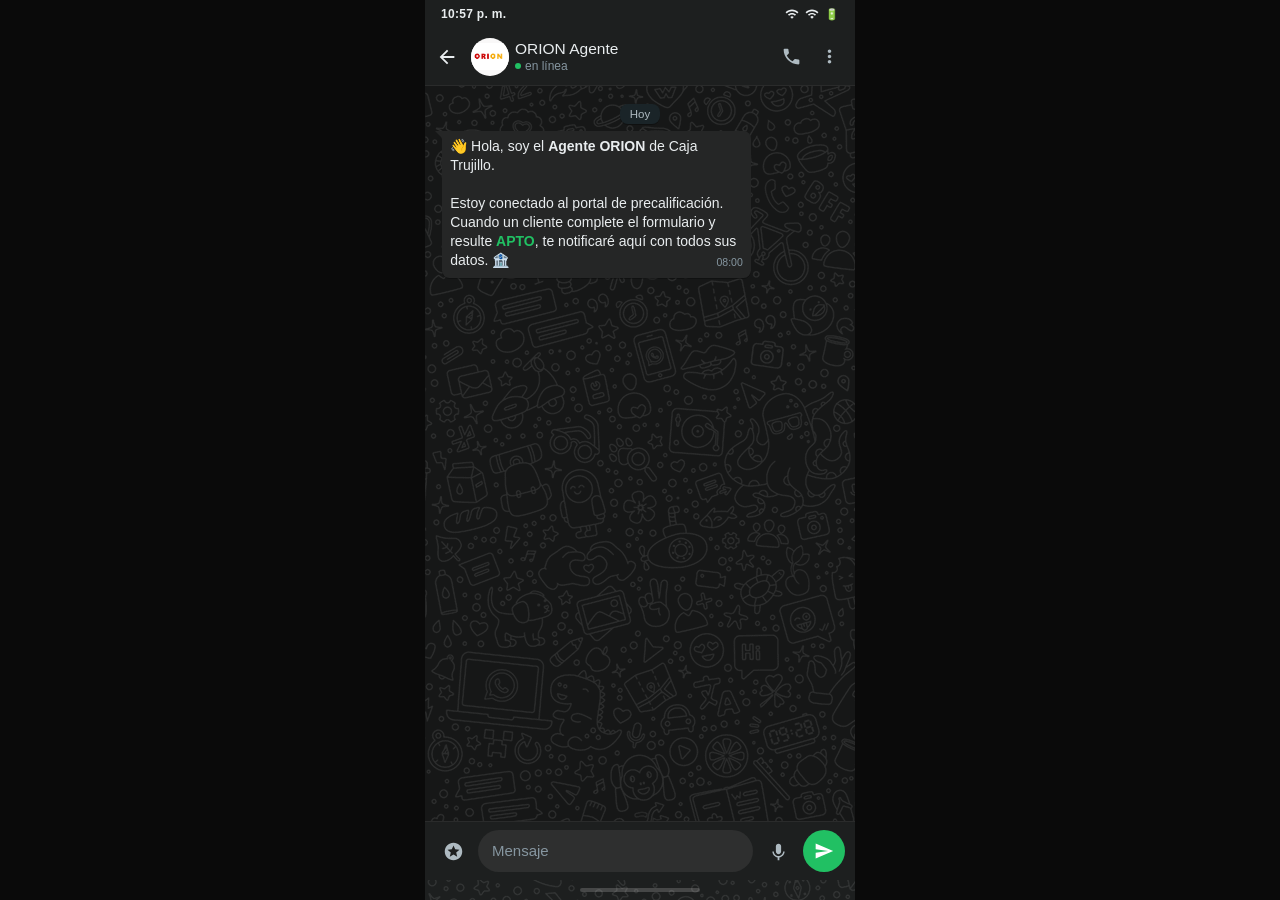
<file: whatsapp_mobile.html>
<!DOCTYPE html>
<html lang="es">
<head>
  <meta charset="UTF-8">
  <meta name="viewport" content="width=device-width, initial-scale=1.0, maximum-scale=1.0, user-scalable=no">
  <title>ORION — WhatsApp</title>
  <style>
    *, *::before, *::after { box-sizing: border-box; margin: 0; padding: 0; }

    :root {
      --bg-app:    #161717;
      --bg-panel:  #1d1f1f;
      --bg-hover:  #2e2f2f;
      --bg-chat:   #161717;
      --bg-in:     #252626;
      --bg-out:    #144d37;
      --border:    #2e2f2f;
      --txt:       #e9edef;
      --txt-sub:   #aebac1;
      --txt-dim:   #8696a0;
      --green:     #21c063;
      --green-dk:  #1aa657;
      --tick:      #b6d7ca;
      --red:       #cc0000;
      --yellow:    #f5a800;
      --font: -apple-system,'Segoe UI','Helvetica Neue',Arial,sans-serif;
    }

    html, body {
      height: 100%;
      width: 100%;
      overflow: hidden;
      background: #0a0a0a;
      font-family: var(--font);
    }

    /* ══ WRAPPER — simula cuerpo del teléfono ══ */
    .phone-wrap {
      width: 100%;
      height: 100%;
      display: flex;
      flex-direction: column;
      background: var(--bg-chat);
      position: relative;
      max-width: 430px;
      margin: 0 auto;
    }

    /* ══ STATUS BAR (barra superior del SO) ══ */
    .status-bar {
      height: 28px;
      background: var(--bg-panel);
      display: flex;
      align-items: center;
      justify-content: space-between;
      padding: 0 16px;
      flex-shrink: 0;
      z-index: 20;
    }
    .sb-time-os {
      font-size: 12px;
      font-weight: 600;
      color: var(--txt);
      letter-spacing: .3px;
    }
    .sb-icons-os {
      display: flex;
      align-items: center;
      gap: 6px;
      color: var(--txt);
    }
    .sb-icons-os svg { width: 14px; height: 14px; fill: currentColor; }
    .sb-battery {
      font-size: 11px;
      font-weight: 600;
      color: var(--txt);
    }

    /* ══ HEADER CHAT (barra de conversación) ══ */
    .chat-header {
      background: var(--bg-panel);
      height: 58px;
      padding: 0 8px 0 4px;
      display: flex;
      align-items: center;
      gap: 6px;
      flex-shrink: 0;
      z-index: 10;
      border-bottom: 1px solid #2a2b2b;
    }

    .ch-back {
      width: 36px; height: 36px;
      border: none; background: transparent;
      color: var(--txt); cursor: pointer;
      display: flex; align-items: center; justify-content: center;
      border-radius: 50%;
      flex-shrink: 0;
    }
    .ch-back svg { width: 22px; height: 22px; fill: currentColor; }

    .ch-av {
      width: 38px; height: 38px; border-radius: 50%;
      background: #f9f8f8;
      display: flex; align-items: center; justify-content: center;
      font-size: 20px; overflow: hidden;
      flex-shrink: 0; cursor: pointer;
    }
    .ch-av img { width: 120%; height: 90%; object-fit: contain; }

    .ch-info { flex: 1; min-width: 0; cursor: pointer; }
    .ch-name {
      color: var(--txt);
      font-size: 15.5px;
      font-weight: 500;
      line-height: 1.2;
      white-space: nowrap;
      overflow: hidden;
      text-overflow: ellipsis;
    }
    .ch-status {
      color: var(--txt-dim);
      font-size: 12px;
      display: flex;
      align-items: center;
      gap: 4px;
    }
    .live-dot {
      width: 6px; height: 6px;
      background: var(--green);
      border-radius: 50%;
      animation: pulse 2s infinite;
      display: inline-block;
    }
    @keyframes pulse {
      0%,100%{ box-shadow: 0 0 0 0 rgba(33,192,99,.5) }
      50%{ box-shadow: 0 0 0 4px rgba(33,192,99,0) }
    }

    .ch-icons { display: flex; gap: 2px; }
    .icon-btn {
      width: 36px; height: 36px; border-radius: 50%;
      border: none; background: transparent;
      color: var(--txt-sub); cursor: pointer;
      display: flex; align-items: center; justify-content: center;
      transition: background .15s;
    }
    .icon-btn:active { background: var(--bg-hover); }
    .icon-btn svg { width: 21px; height: 21px; fill: currentColor; }

    /* ══ FONDO CHAT ══ */
    .chat-bg {
      position: absolute;
      inset: 0;
      background-image: url("wsp_fondo.png");
      background-repeat: repeat;
      background-size: auto;
      opacity: 0.1;
      pointer-events: none;
      z-index: 0;
    }

    /* ══ MENSAJES ══ */
    .messages {
      flex: 1;
      overflow-y: auto;
      padding: 10px 4% 8px;
      display: flex;
      flex-direction: column;
      gap: 2px;
      position: relative;
      z-index: 1;
      -webkit-overflow-scrolling: touch;
    }
    .messages::-webkit-scrollbar { display: none; }

    .date-div { display: flex; justify-content: center; margin: 8px 0 5px; }
    .date-div span {
      background: #1a2428;
      color: var(--txt-sub);
      font-size: 11.5px;
      padding: 4px 10px;
      border-radius: 8px;
      box-shadow: 0 1px .5px rgba(0,0,0,.3);
    }

    /* Burbujas */
    .msg-row { display: flex; align-items: flex-end; gap: 3px; animation: fadeUp .2s ease; }
    @keyframes fadeUp { from{opacity:0;transform:translateY(5px)} to{opacity:1;transform:translateY(0)} }
    .msg-row.in  { flex-direction: row; }
    .msg-row.out { flex-direction: row-reverse; }

    .bubble {
      max-width: 78%;
      padding: 6px 8px 8px;
      border-radius: 7.5px;
      font-size: 14px;
      line-height: 19px;
      color: var(--txt);
      position: relative;
      word-wrap: break-word;
      box-shadow: 0 1px .5px rgba(0,0,0,.28);
    }
    .msg-row.in .bubble  { background: var(--bg-in); border-top-left-radius: 0; }
    .msg-row.in .bubble::before {
      content:''; position:absolute; top:0; left:-7px;
      border-width:0 7px 7px 0; border-style:solid;
      border-color: transparent var(--bg-in) transparent transparent;
    }
    .msg-row.out .bubble { background: var(--bg-out); border-top-right-radius: 0; }
    .msg-row.out .bubble::after {
      content:''; position:absolute; top:0; right:-7px;
      border-width:0 0 7px 7px; border-style:solid;
      border-color: transparent transparent transparent var(--bg-out);
    }

    .msg-meta {
      display: flex; align-items: center; gap: 3px;
      float: right; margin-left: 6px; margin-top: 2px; margin-bottom: -4px;
    }
    .msg-time { font-size: 10.5px; color: var(--txt-dim); white-space: nowrap; }
    .ticks svg { width: 15px; height: 10px; fill: var(--tick); }

    /* Typing */
    .typing-row { display: flex; margin-bottom: 2px; }
    .typing-bub {
      background: var(--bg-in);
      border-radius: 7.5px; border-top-left-radius: 0;
      padding: 11px 14px;
      display: flex; gap: 4px; align-items: center;
      box-shadow: 0 1px .5px rgba(0,0,0,.28);
      position: relative;
    }
    .typing-bub::before {
      content:''; position:absolute; top:0; left:-7px;
      border-width:0 7px 7px 0; border-style:solid;
      border-color: transparent var(--bg-in) transparent transparent;
    }
    .t-dot {
      width: 7px; height: 7px;
      background: var(--txt-dim); border-radius: 50%;
      animation: bounce 1.3s infinite;
    }
    .t-dot:nth-child(2){ animation-delay:.15s }
    .t-dot:nth-child(3){ animation-delay:.3s }
    @keyframes bounce {
      0%,60%,100%{ transform:translateY(0);opacity:.5 }
      30%{ transform:translateY(-4px);opacity:1 }
    }

    /* ══ TARJETAS ORION ══ */
    .orion-card, .match-card, .verify-card, .explain-card, .bub-inputs {
      background: var(--bg-in) !important;
      border: 0 !important;
      border-radius: 6px !important;
      box-shadow: none !important;
    }
    .orion-card, .explain-card, .bub-inputs { padding: 10px 11px !important; }
    .match-card { padding: 6px 0 !important; }
    .verify-card { padding: 3px 0 !important; }

    .orion-card  { margin-top: 6px; min-width: 220px; }
    .match-card  { margin-top: 6px; min-width: 220px; }
    .verify-card { margin-top: 6px; min-width: 220px; }
    .explain-card{ margin-top: 6px; min-width: 220px; }
    .bub-inputs  { margin-top: 6px; min-width: 220px; }

    .oc-hdr { display:flex;align-items:center;gap:6px;margin-bottom:7px; }
    .oc-logo { background:#36192a;color:#f28bb7;font-size:9px;font-weight:800;padding:2px 5px;border-radius:3px;letter-spacing:1px; }
    .oc-tag  { color:var(--txt-sub);font-size:11px; }
    .oc-name { color:var(--txt);font-weight:700;font-size:14.5px;margin-bottom:5px; }
    .oc-row  { display:flex;gap:5px;font-size:12px;color:var(--txt-sub);margin-bottom:3px; }
    .oc-row .v { color:var(--txt); }
    .oc-status { display:inline-block;margin-top:5px;padding:2px 8px;border-radius:10px;font-size:11px;font-weight:600; }
    .s-nuevo      { background:#143f30;color:#7ee2aa; }
    .s-recurrente { background:#242b38;color:#aebac1; }
    .s-desertado  { background:#3a2d13;color:#f5c85b; }

    .mc-title { color:var(--txt-sub);font-size:10.5px;text-transform:uppercase;letter-spacing:.5px;margin-bottom:4px;padding:0 11px; }
    .mc-prod  { display:flex;align-items:center;gap:7px;padding:7px 11px;border-radius:5px;margin-bottom:1px;cursor:pointer;transition:background .1s; }
    .mc-prod:active { background:var(--bg-hover); }
    .mc-prod.no { opacity:.6;cursor:default; }
    .mc-pname   { color:var(--txt);font-size:13px;font-weight:500; }
    .mc-pamount { color:var(--txt-sub);font-size:11px; }

    .bub-btns { border-top:1px solid #464747;margin:8px -8px -8px;display:flex; }
    .bb-btn {
      flex:1;background:none;border:none;color:#b6d7ca;
      font-size:13px;font-weight:500;padding:10px 6px;
      cursor:pointer;font-family:var(--font);
      display:flex;align-items:center;justify-content:center;gap:4px;
    }
    .bb-btn:not(:last-child){ border-right:1px solid #464747; }
    .bb-btn:active { background:rgba(255,255,255,.05); }
    .bb-btn.red { color:#f28b82; }
    .bb-btn:first-child { border-bottom-left-radius:7.5px; }
    .bb-btn:last-child  { border-bottom-right-radius:7.5px; }

    .bi-label  { color:var(--txt-sub);font-size:11px;margin-bottom:3px;display:block; }
    .bi-input, .bi-select {
      width:100%;background:#2e2f2f;border:1px solid #464747;border-radius:6px;
      padding:7px 9px;color:var(--txt);font-size:13px;
      font-family:var(--font);outline:none;margin-bottom:8px;
      -webkit-appearance:none;
    }
    .bi-input:focus,.bi-select:focus { border-color:var(--green); }
    .bi-btn {
      width:100%;background:var(--green);color:#102016;border:none;
      border-radius:6px;padding:9px;font-size:13.5px;font-weight:600;
      cursor:pointer;font-family:var(--font);
    }
    .bi-btn:active { background:var(--green-dk); }

    .verify-card { }
    .vr-rule { display:flex;align-items:flex-start;gap:7px;padding:7px 11px;font-size:12.5px;border-bottom:1px solid #2e2f2f; }
    .vr-rule:last-child { border-bottom:none; }
    .vr-label  { color:var(--txt);line-height:1.3; }
    .vr-reason { color:var(--txt-sub);font-size:11px;margin-top:1px; }

    .explain-card { }
    .ec-sec { color:var(--txt-sub);font-size:10px;text-transform:uppercase;letter-spacing:.5px;margin:8px 0 4px; }
    .ec-row { color:var(--txt);font-size:12px;padding:3px 0;display:flex;align-items:flex-start;gap:5px; }
    .ec-step { background:#2e2f2f;color:var(--txt);border-radius:50%;width:16px;height:16px;font-size:9px;font-weight:700;display:inline-flex;align-items:center;justify-content:center;flex-shrink:0; }

    /* ══ INPUT BAR ══ */
    .input-bar {
      background: var(--bg-panel);
      min-height: 58px;
      padding: 8px 10px;
      display: flex;
      align-items: center;
      gap: 7px;
      flex-shrink: 0;
      z-index: 10;
      border-top: 1px solid #2a2b2b;
    }

    .ib-left { display: flex; gap: 2px; }

    .ib-input {
      flex: 1;
      background: var(--bg-hover);
      border: none;
      border-radius: 22px;
      padding: 9px 14px;
      color: var(--txt);
      font-size: 15px;
      font-family: var(--font);
      outline: none;
      min-height: 42px;
      resize: none;
      line-height: 1.3;
    }
    .ib-input::placeholder { color: var(--txt-dim); }

    .ib-send {
      width: 42px; height: 42px;
      border-radius: 50%;
      background: var(--green);
      border: none; cursor: pointer;
      display: flex; align-items: center; justify-content: center;
      flex-shrink: 0;
      transition: background .15s;
    }
    .ib-send:active { background: var(--green-dk); }
    .ib-send svg { width: 20px; height: 20px; fill: #fff; }

    /* ══ HOME INDICATOR (Android/iOS) ══ */
    .home-indicator {
      height: 20px;
      background: var(--bg-panel);
      display: flex;
      align-items: center;
      justify-content: center;
      flex-shrink: 0;
    }
    .home-bar {
      width: 120px; height: 4px;
      background: #464747;
      border-radius: 2px;
    }
  </style>
</head>
<body>

<div class="phone-wrap">

  <!-- STATUS BAR -->
  <div class="status-bar">
    <span class="sb-time-os" id="os-time">9:41</span>
    <div class="sb-icons-os">
      <!-- Señal -->
      <svg viewBox="0 0 24 24"><path d="M1 9l2 2c4.97-4.97 13.03-4.97 18 0l2-2C16.93 2.93 7.08 2.93 1 9zm8 8l3 3 3-3c-1.65-1.66-4.34-1.66-6 0zm-4-4 2 2c2.76-2.76 7.24-2.76 10 0l2-2C15.14 9.14 8.87 9.14 5 13z"/></svg>
      <!-- WiFi -->
      <svg viewBox="0 0 24 24"><path d="M1 9l2 2c4.97-4.97 13.03-4.97 18 0l2-2C16.93 2.93 7.08 2.93 1 9zm8 8l3 3 3-3a4.237 4.237 0 0 0-6 0zm-4-4 2 2a7.074 7.074 0 0 1 10 0l2-2C15.14 9.14 8.87 9.14 5 13z"/></svg>
      <span class="sb-battery">🔋</span>
    </div>
  </div>

  <!-- CHAT HEADER -->
  <div class="chat-header">
    <button class="ch-back">
      <svg viewBox="0 0 24 24"><path d="M20 11H7.83l5.59-5.59L12 4l-8 8 8 8 1.41-1.41L7.83 13H20v-2z"/></svg>
    </button>

    <div class="ch-av">
      <img src="Logo.png" alt="ORION">
    </div>

    <div class="ch-info">
      <div class="ch-name">ORION Agente</div>
      <div class="ch-status"><span class="live-dot"></span> en línea</div>
    </div>

    <div class="ch-icons">
      <button class="icon-btn">
        <svg viewBox="0 0 24 24"><path d="M6.62 10.79c1.44 2.83 3.76 5.14 6.59 6.59l2.2-2.2c.27-.27.67-.36 1.02-.24 1.12.37 2.33.57 3.57.57.55 0 1 .45 1 1V20c0 .55-.45 1-1 1-9.39 0-17-7.61-17-17 0-.55.45-1 1-1h3.5c.55 0 1 .45 1 1 0 1.25.2 2.45.57 3.57.11.35.03.74-.25 1.02l-2.2 2.2z"/></svg>
      </button>
      <button class="icon-btn">
        <svg viewBox="0 0 24 24"><path d="M12 8c1.1 0 2-.9 2-2s-.9-2-2-2-2 .9-2 2 .9 2 2 2zm0 2c-1.1 0-2 .9-2 2s.9 2 2 2 2-.9 2-2-.9-2-2-2zm0 6c-1.1 0-2 .9-2 2s.9 2 2 2 2-.9 2-2-.9-2-2-2z"/></svg>
      </button>
    </div>
  </div>

  <!-- FONDO -->
  <div class="chat-bg"></div>

  <!-- MENSAJES -->
  <div class="messages" id="messages">
    <div class="date-div"><span>Hoy</span></div>
    <div class="msg-row in">
      <div class="bubble">
        👋 Hola, soy el <b>Agente ORION</b> de Caja Trujillo.<br><br>
        Estoy conectado al portal de precalificación. Cuando un cliente complete el formulario y resulte <b style="color:#21c063">APTO</b>, te notificaré aquí con todos sus datos. 🏦
        <div class="msg-meta"><span class="msg-time">08:00</span></div>
      </div>
    </div>
  </div>

  <!-- INPUT BAR -->
  <div class="input-bar">
    <button class="icon-btn">
      <svg viewBox="0 0 24 24"><path d="M11.99 2C6.47 2 2 6.48 2 12s4.47 10 9.99 10C17.52 22 22 17.52 22 12S17.52 2 11.99 2zm4.24 16L12 15.45 7.77 18l1.12-4.81-3.73-3.23 4.92-.42L12 5l1.92 4.53 4.92.42-3.73 3.23L16.23 18z"/></svg>
    </button>
    <input class="ib-input" id="msg-input" type="text" placeholder="Mensaje"
      onkeydown="if(event.key==='Enter')sendMsg()">
    <button class="icon-btn">
      <svg viewBox="0 0 24 24"><path d="M12 15c1.66 0 2.99-1.34 2.99-3L15 6c0-1.66-1.34-3-3-3S9 4.34 9 6v6c0 1.66 1.34 3 3 3zm5.3-3c0 3-2.54 5.1-5.3 5.1S6.7 15 6.7 12H5c0 3.42 2.72 6.23 6 6.72V22h2v-3.28c3.28-.48 6-3.3 6-6.72h-1.7z"/></svg>
    </button>
    <button class="ib-send" onclick="sendMsg()">
      <svg viewBox="0 0 24 24"><path d="M2.01 21L23 12 2.01 3 2 10l15 2-15 2z"/></svg>
    </button>
  </div>

  <!-- HOME INDICATOR -->
  <div class="home-indicator"><div class="home-bar"></div></div>

</div><!-- /phone-wrap -->

<script src="js/state.js"></script>
<script src="js/data.js"></script>
<script>
  // Reloj OS en tiempo real
  function updateOsTime() {
    const t = new Date().toLocaleTimeString('es-PE',{hour:'2-digit',minute:'2-digit'});
    document.getElementById('os-time').textContent = t;
  }
  updateOsTime();
  setInterval(updateOsTime, 10000);

  // ── FLUJO ORION (idéntico al desktop) ──────────────────────────────────────
  let flow = { step:'idle', client:null, product:null, amount:0, term:0, monthly:0 };
  const box = document.getElementById('messages');

  const TICKS = `<svg viewBox="0 0 16 11" xmlns="http://www.w3.org/2000/svg" style="width:15px;height:10px;fill:#b6d7ca"><path d="M11.071.653a.75.75 0 0 0-1.06 1.06L11.071.653zm-5 9.5L5.01 11.214a.75.75 0 0 0 1.06 0L6.071 10.153zm-4-4 .011-1.061a.75.75 0 0 0-.535.214L2.071 6.153zm11-5.5 1.06 1.06a.75.75 0 0 0 0-1.06L13.071.653zm-7 9.5-1.06 1.06a.75.75 0 0 0 1.06 0L6.071 10.153zm4.5-8.44 1.06 1.06L13.131 2.773l-2.5-2.5-1.06 1.06 2.5 2.5zM6.071 9.093 3.071 6.093 1.011 8.153l3 3 2.06-2.06zm1.06 1.06L13.131 4.153l-2.12-2.12-6 6 2.12 2.12zm0 0L7.131 10.153l-1.06 1.06 1.06 1.06 1.06-1.06-1.06-1.06z"/></svg>`;

  function hhmm() { return new Date().toLocaleTimeString('es-PE',{hour:'2-digit',minute:'2-digit'}); }

  function addMsg(html, dir='in', delay=0) {
    return new Promise(res => setTimeout(() => {
      const row = document.createElement('div');
      row.className = `msg-row ${dir}`;
      const meta = `<div class="msg-meta"><span class="msg-time">${hhmm()}</span>${dir==='out'?`<span class="ticks">${TICKS}</span>`:''}</div>`;
      row.innerHTML = `<div class="bubble">${html}${meta}</div>`;
      box.appendChild(row);
      box.scrollTop = box.scrollHeight;
      res();
    }, delay));
  }

  function showTyping(ms=1400) {
    return new Promise(res => {
      const row = document.createElement('div');
      row.className='typing-row'; row.id='typing';
      row.innerHTML=`<div class="typing-bub"><div class="t-dot"></div><div class="t-dot"></div><div class="t-dot"></div></div>`;
      box.appendChild(row); box.scrollTop=box.scrollHeight;
      setTimeout(()=>{ row.remove(); res(); }, ms);
    });
  }

  async function onNewClient(notif) {
    flow = { ...flow, step:'notified', client:notif };
    await showTyping(1600);
    await addMsg(`🔔 *Nuevo cliente APTO* en el portal de precalificación.`);
    await showTyping(900);
    const sc = {nuevo:'s-nuevo',recurrente:'s-recurrente',desertado:'s-desertado'}[notif.status]||'s-nuevo';
    await addMsg(`
      <div class="orion-card">
        <div class="oc-hdr"><span class="oc-logo">ORION</span><span class="oc-tag">Check — Precalificación ✅</span></div>
        <div class="oc-name">👤 ${notif.clientName}</div>
        <div class="oc-row">📄 DNI: <span class="v">${notif.dni}</span></div>
        <div class="oc-row">💳 Crédito: <span class="v">${notif.creditType}</span></div>
        <div class="oc-row">📍 Agencia: <span class="v">${notif.agency}</span></div>
        <div class="oc-row">🕐 Hace: <span class="v">unos segundos</span></div>
        <span class="oc-status ${sc}">${notif.status}</span>
      </div>
      <div class="bub-btns">
        <button class="bb-btn" onclick="doMatch()">🎯 Ver productos</button>
        <button class="bb-btn red" onclick="addMsg('Ignorado.','out')">Ignorar</button>
      </div>
    `);
  }

  // Genera alias genérico por tipo: "Crédito Consumo 1", "Crédito Hipotecario 1", etc.
  function buildAliases(products) {
    const counters = {};
    return products.map(p => {
      const tipo = p.creditTypes[0] || 'Producto';
      counters[tipo] = (counters[tipo] || 0) + 1;
      return { ...p, alias: `Crédito ${tipo} ${counters[tipo]}` };
    });
  }

  async function doMatch() {
    await addMsg('Ver productos disponibles 🎯','out');
    await showTyping(1400);
    const found = DATA.clients.find(x=>x.dni===flow.client.dni);
    const c = found ? {...found} : {...flow.client, name: flow.client.clientName||flow.client.name||'Cliente', creditScore:680, income:3500, debt:300, age:30};
    c.creditType = flow.client.creditType; flow.client=c; State.set({client:c});
    // Forzar todos los productos como Consumo para el match
    const productsNormalized = DATA.products.map(p=>({...p, creditTypes:['Consumo']}));
    const productsWithAlias = buildAliases(productsNormalized);
    const results = productsWithAlias.map((p,i)=>({...p,ok:i<2}));
    // Guarda el mapa id→alias para usarlo en pasos siguientes
    flow.aliasMap = {};
    productsWithAlias.forEach(p => { flow.aliasMap[p.id] = p.alias; });
    const nOk = results.filter(r=>r.ok).length;
    await addMsg(`
      Productos evaluados para <b>${c.name}</b>:
      <div class="match-card">
        <div class="mc-title">ORION Match — ${nOk} disponible(s)</div>
        ${results.map(r=>`
          <div class="mc-prod ${r.ok?'ok':'no'}" ${r.ok?`onclick="doSelectProduct('${r.id}')"`:''}">
            <span>${r.ok?'✅':'❌'}</span>
            <div><div class="mc-pname">${r.alias}</div><div class="mc-pamount">Hasta S/ ${r.maxAmount.toLocaleString()}</div></div>
            ${r.ok?'<span style="color:#21c063;font-size:11px;margin-left:auto;">›</span>':''}
          </div>`).join('')}
      </div>
    `);
    flow.step='match';
  }

  async function doSelectProduct(id) {
    const p=DATA.products.find(x=>x.id===id); flow.product=p; State.set({selectedProduct:p});
    const alias = (flow.aliasMap && flow.aliasMap[id]) || p.name;
    flow.productAlias = alias;
    await addMsg(`✅ Seleccionado: <b>${alias}</b>`,'out');
    await showTyping(1000);
    await addMsg(`
      Ingresa los parámetros de la operación:
      <div class="bub-inputs">
        <label class="bi-label">Monto solicitado (S/)</label>
        <input class="bi-input" id="wsp-amount" type="number" inputmode="numeric" placeholder="Ej: 15000" min="100" max="${p.maxAmount}">
        <label class="bi-label">Plazo</label>
        <select class="bi-select" id="wsp-term">
          <option value="">Selecciona plazo</option>
          ${p.terms.map(t=>`<option value="${t}">${t} meses</option>`).join('')}
        </select>
        <button class="bi-btn" onclick="doVerify()">Evaluar condiciones →</button>
      </div>
    `);
    flow.step='verify';
  }

  async function doVerify() {
    const amount=parseFloat(document.getElementById('wsp-amount')?.value);
    const term=parseInt(document.getElementById('wsp-term')?.value);
    if(!amount||!term){alert('Completa monto y plazo.');return;}
    const c=flow.client,p=flow.product;
    await addMsg(`Monto: S/ ${amount.toLocaleString()} · Plazo: ${term} meses`,'out');
    await showTyping(1700);
    const rules=[
      {l:'Monto dentro del límite',ok:amount<=p.maxAmount},
      {l:'Plazo válido',ok:p.terms.includes(term)},
      {l:'Evaluación crediticia',ok:true},
      {l:'Condiciones del producto',ok:true},
    ];
    const monthly=(amount*.018/(1-Math.pow(1.018,-term))).toFixed(2);
    flow={...flow,amount,term,monthly,step:'verified'};
    State.set({verifyParams:{amount,term},approved:true});
    await addMsg(`
      <b>ORION Verify</b> — resultado:
      <div class="verify-card">
        ${rules.map(r=>`
          <div class="vr-rule">
            <span>${r.ok?'✅':'❌'}</span>
            <div><div class="vr-label">${r.l}</div></div>
          </div>`).join('')}
      </div>
      <div style="margin-top:8px;font-size:12.5px;">
        <span style="color:#21c063">✅ <b>Viable</b> — Cuota ref. S/ ${parseFloat(monthly).toLocaleString()}/mes</span>
      </div>
      <div class="bub-btns">
        <button class="bb-btn" onclick="doExplain()">📋 Guía operativa</button>
      </div>
    `);
  }

  function _getRatio(p){
    if(p.id==='p2') return {val:'30%',sub:'Máx. para hipotecario'};
    if(p.id==='p3') return {val:'40%',sub:'Máx. para MYPE'};
    return {val:'35%',sub:'Máx. para consumo'};
  }
  function _getGarantia(p,amt){
    if(p.id==='p2') return {val:'Hipotecaria',sub:'Obligatoria'};
    if(p.id==='p3'&&amt>=50000) return {val:'Real o mobiliaria',sub:'Desde S/ 50,000'};
    if(p.id==='p3') return {val:'No requerida',sub:''};
    return {val:'No requerida',sub:''};
  }
  function _getSeguros(p){
    if(p.id==='p2') return 'Desgravamen + bien inmueble';
    return 'Desgravamen';
  }
  function _getAval(c,p){
    if(p.id==='p2') return {val:'No aplica',sub:'Garantía hipotecaria'};
    if(c.status==='nuevo') return {val:'Requerido',sub:'Cliente nuevo'};
    return {val:'No requerido',sub:'Cliente recurrente'};
  }
  function _getDestino(p){
    if(p.id==='p1') return 'Consumo libre';
    if(p.id==='p2') return 'Adquisición / construcción de vivienda';
    if(p.id==='p3') return 'Capital de trabajo / activo fijo';
    return 'Consumo personal';
  }
  function _getAprobador(p,amt){
    return { chain:['Administrador'], idx:0 };
  }
  function _getDocs(c,p,amt){
    const groups=[];
    if(c.status==='nuevo'){
      const docs=[];
      if(p.id==='p1'||p.id==='p4'){ docs.push('📄 Boletas de pago últimos 3 meses'); docs.push('📄 Recibo de servicios'); }
      else if(p.id==='p3'){ docs.push('📄 Declaración jurada de ingresos'); docs.push('📄 Estados de cuenta últimos 6 meses'); docs.push('📄 Boletas/facturas (si aplica)'); }
      else if(p.id==='p2'){ docs.push('📄 Boletas o declaración de renta'); docs.push('📄 Estados de cuenta últimos 6 meses'); }
      groups.push({head:'Ingresos — cliente nuevo',docs});
    }
    if(p.id==='p2') groups.push({head:'Garantía hipotecaria',docs:['📄 Partida registral (SUNARP)','📄 Tasación vigente (≤6 meses)','📄 HR y PU vigente']});
    if(p.id==='p3'&&amt>=50000) groups.push({head:'Garantía ≥ S/ 50,000',docs:['📄 Documento del bien','📄 Tasación o valorización']});
    if(c.status==='nuevo'&&p.id!=='p2') groups.push({head:'Aval',docs:['📄 DNI del aval','📄 Sustento de ingresos del aval']});
    if(p.id==='p3') groups.push({head:'Documentación empresarial',docs:['📄 RUC activo y ficha actualizada','📄 Declaración anual SUNAT','📄 EE.FF. firmados por contador']});
    const segDocs=['📄 Seguro de desgravamen'];
    if(p.id==='p2') segDocs.push('📄 Póliza del bien inmueble');
    groups.push({head:'Seguros',docs:segDocs});
    const destDocs=[];
    if(p.id==='p3') destDocs.push('📄 Proformas o cotizaciones');
    if(amt>=75000) destDocs.push('📄 Declaración de origen de fondos (PLAFT)');
    if(destDocs.length) groups.push({head:'Destino del crédito',docs:destDocs});
    return groups;
  }

  async function doExplain() {
    const {client:c,product:p,amount,term,monthly}=flow;
    await addMsg('Ver guía operativa 📋','out');
    await showTyping(1200);
    const ratio=_getRatio(p), garantia=_getGarantia(p,amount), seguros=_getSeguros(p);
    const aval=_getAval(c,p), destino=_getDestino(p), aprov=_getAprobador(p,amount), docs=_getDocs(c,p,amount);
    const chainHtml = aprov.chain.map((s,i)=>
      `<span style="font-size:10px;padding:2px 6px;border-radius:10px;border:1px solid #464747;color:${i===aprov.idx?'#102016':'#aebac1'};background:${i===aprov.idx?'#21c063':'transparent'};font-weight:${i===aprov.idx?'700':'400'}">${s}</span>${i<aprov.chain.length-1?'<span style="color:#8696a0;font-size:10px"> › </span>':''}`
    ).join('');
    const docsHtml = docs.map(g=>`
      <div style="color:#8696a0;font-size:10px;text-transform:uppercase;letter-spacing:.5px;margin:6px 0 3px;">${g.head}</div>
      ${g.docs.map(d=>`<div class="ec-row">${d}</div>`).join('')}
    `).join('');
    await addMsg(`
      <div class="explain-card">
        <div class="oc-hdr"><span class="oc-logo">ORION</span><span class="oc-tag">Explain — Guía operativa</span></div>
        <div class="oc-row">📦 <span class="v">${flow.productAlias || p.name}</span></div>
        <div class="oc-row">💰 <span class="v">S/ ${parseFloat(amount).toLocaleString()} · ${term} meses · S/ ${parseFloat(monthly).toLocaleString()}/mes</span></div>
        <div class="ec-sec">🛡️ Nivel de aprobación</div>
        <div style="display:flex;flex-wrap:wrap;gap:4px;align-items:center;margin-bottom:4px;">${chainHtml}</div>
        <div class="ec-sec">📊 Condiciones</div>
        <div class="ec-row">📈 Ratio cuota/ingreso: <span class="v" style="margin-left:4px">${ratio.val}</span></div>
        <div class="ec-row">🏠 Garantía: <span class="v" style="margin-left:4px">${garantia.val}</span></div>
        <div class="ec-row">🛡 Seguros: <span class="v" style="margin-left:4px">${seguros}</span></div>
        <div class="ec-row">👤 Aval: <span class="v" style="margin-left:4px">${aval.val}</span></div>
        <div class="ec-row">🎯 Destino: <span class="v" style="margin-left:4px">${destino}</span></div>
        <div class="ec-sec">📎 Documentación</div>
        ${docsHtml}

      </div>
      <div class="bub-btns">
        <button class="bb-btn" onclick="doFinish()">✅ Finalizar</button>
      </div>
    `);
  }

  async function doFinish() {
    await addMsg('Operación finalizada ✅','out');
    await showTyping(700);
    await addMsg(`¡Listo! 🎉 La operación de <b>${flow.client.name}</b> fue procesada. Puedes atender al siguiente cliente.`);
    flow={step:'idle',client:null,product:null,amount:0,term:0,monthly:0,aliasMap:{},productAlias:''};
  }

  async function sendMsg() {
    const inp=document.getElementById('msg-input');
    const txt=inp.value.trim(); if(!txt)return;
    inp.value='';
    await addMsg(txt,'out');
    await showTyping(900);
    const l=txt.toLowerCase();
    if(l.includes('hola')||l.includes('buenas')) return addMsg('¡Hola! 👋 Listo para notificarte cuando llegue un cliente.');
    if(l.includes('cliente')||l.includes('nuevo')) return addMsg('Sin nuevos ingresos por ahora. Te aviso en cuanto llegue uno. 🔔');
    if(l.includes('ayuda')||l.includes('help')) return addMsg('Puedo notificarte sobre clientes APTOS y guiarte por el flujo crediticio. 🤖');
    addMsg('Entendido 👁 Sigo monitoreando el portal.');
  }

  window.addEventListener('storage', e => {
    if(e.key==='orion_new_notif'&&e.newValue){
      const notif=JSON.parse(e.newValue);
      localStorage.removeItem('orion_new_notif');
      onNewClient(notif);
    }
  });
</script>
</body>
</html>
</file>
<file: css/variables.css>
:root {
  /* ── Colores Corporativos Caja Trujillo ── */
  --color-primary:       #CC0000;
  --color-primary-dark:  #A80000;
  --color-primary-light: #E53333;
  --color-accent:        #F5A800;
  --color-accent-light:  #FFF3D6;

  /* Estados */
  --color-apto:       #1B7A4A;
  --color-apto-bg:    #E8F5EE;
  --color-no-apto:    #CC0000;
  --color-no-apto-bg: #FEE9E9;
  --color-warning:    #B45309;
  --color-warning-bg: #FEF3C7;
  --color-cumple:     #1B7A4A;
  --color-no-cumple:  #CC0000;

  /* Neutros */
  --color-bg:         #F5F5F5;
  --color-surface:    #FFFFFF;
  --color-border:     #E0E0E0;
  --color-text:       #1A1A1A;
  --color-text-muted: #6B6B6B;
  --color-text-light: #9E9E9E;

  /* Sidebar */
  --sidebar-bg:     #1A1A1A;
  --sidebar-text:   #CCCCCC;
  --sidebar-active: #F5A800;
  --sidebar-width:  220px;

  /* Tipografía */
  --font-main:       'Inter', system-ui, sans-serif;
  --font-size-xs:    11px;
  --font-size-sm:    13px;
  --font-size-base:  14px;
  --font-size-md:    16px;
  --font-size-lg:    20px;
  --font-size-xl:    24px;

  /* Espaciado */
  --space-xs: 4px;
  --space-sm: 8px;
  --space-md: 16px;
  --space-lg: 24px;
  --space-xl: 32px;

  /* Bordes */
  --radius-sm: 4px;
  --radius-md: 8px;
  --radius-lg: 12px;

  /* Sombras */
  --shadow-sm: 0 1px 3px rgba(0,0,0,0.08);
  --shadow-md: 0 4px 12px rgba(0,0,0,0.10);
}
</file>
<file: css/base.css>
* { box-sizing: border-box; margin: 0; padding: 0; }

body {
  font-family: var(--font-main);
  font-size: var(--font-size-base);
  color: var(--color-text);
  background: var(--color-bg);
  min-height: 100vh;
}

/* Layout con sidebar */
.layout {
  display: flex;
  min-height: 100vh;
}

.sidebar {
  width: var(--sidebar-width);
  background: var(--sidebar-bg);
  display: flex;
  flex-direction: column;
  padding: var(--space-lg) 0;
  position: fixed;
  top: 0; left: 0;
  height: 100vh;
}

.sidebar-logo {
  color: #fff;
  font-size: var(--font-size-lg);
  font-weight: 700;
  padding: 0 var(--space-lg) var(--space-lg);
  border-bottom: 1px solid rgba(255,255,255,0.08);
  letter-spacing: 2px;
}

.sidebar-logo span {
  color: var(--sidebar-active);
}

.sidebar-nav {
  margin-top: var(--space-lg);
  display: flex;
  flex-direction: column;
  gap: var(--space-xs);
}

.sidebar-nav a {
  color: var(--sidebar-text);
  text-decoration: none;
  padding: 10px var(--space-lg);
  font-size: var(--font-size-sm);
  display: flex;
  align-items: center;
  gap: var(--space-sm);
  transition: background 0.15s;
  border-left: 3px solid transparent;
}

.sidebar-nav a:hover,
.sidebar-nav a.active {
  background: rgba(245,168,0,0.12);
  color: #fff;
  border-left-color: var(--sidebar-active);
}

.sidebar-nav a.active {
  color: var(--sidebar-active);
}

.sidebar-label {
  font-size: var(--font-size-xs);
  color: var(--color-text-light);
  text-transform: uppercase;
  letter-spacing: 1px;
  padding: var(--space-md) var(--space-lg) var(--space-xs);
}

.main {
  margin-left: var(--sidebar-width);
  flex: 1;
  display: flex;
  flex-direction: column;
}

/* Layout sin sidebar (cliente) */
.layout-client {
  display: flex;
  align-items: center;
  justify-content: center;
  min-height: 100vh;
  background: var(--color-bg);
}

/* Topbar */
.topbar {
  background: var(--color-surface);
  border-bottom: 1px solid var(--color-border);
  padding: var(--space-md) var(--space-xl);
  display: flex;
  align-items: center;
  justify-content: space-between;
}

.topbar-title {
  font-size: var(--font-size-md);
  font-weight: 600;
  color: var(--color-primary);
}

.topbar-phase {
  font-size: var(--font-size-xs);
  background: var(--color-primary);
  color: #fff;
  padding: 3px 10px;
  border-radius: var(--radius-sm);
  font-weight: 600;
  letter-spacing: 0.5px;
}

/* Contenido */
.content {
  padding: var(--space-xl);
  flex: 1;
}

.page-header {
  margin-bottom: var(--space-lg);
}

.page-title {
  font-size: var(--font-size-xl);
  font-weight: 700;
  color: var(--color-primary);
  border-left: 4px solid var(--color-accent);
  padding-left: var(--space-sm);
}

.page-subtitle {
  font-size: var(--font-size-sm);
  color: var(--color-text-muted);
  margin-top: var(--space-xs);
}

a { color: inherit; }
</file>
<file: css/components.css>
/* ── BOTONES ── */
.btn {
  display: inline-flex;
  align-items: center;
  gap: var(--space-sm);
  padding: 10px var(--space-lg);
  border-radius: var(--radius-md);
  border: none;
  font-size: var(--font-size-sm);
  font-weight: 600;
  cursor: pointer;
  transition: opacity 0.15s, background 0.15s;
  text-decoration: none;
}
.btn:hover { opacity: 0.88; }
.btn-primary { background: var(--color-primary); color: #fff; }
.btn-accent  { background: var(--color-accent);  color: #1A1A1A; }
.btn-outline {
  background: transparent;
  border: 1px solid var(--color-border);
  color: var(--color-text);
}
.btn-sm { padding: 6px 12px; font-size: var(--font-size-xs); }
.btn-block { width: 100%; justify-content: center; }

/* ── CARDS ── */
.card {
  background: var(--color-surface);
  border: 1px solid var(--color-border);
  border-radius: var(--radius-lg);
  padding: var(--space-lg);
  box-shadow: var(--shadow-sm);
}
.card-title {
  font-size: var(--font-size-md);
  font-weight: 600;
  color: var(--color-primary);
  margin-bottom: var(--space-md);
}

/* ── FORMULARIO ── */
.form-group {
  display: flex;
  flex-direction: column;
  gap: var(--space-xs);
  margin-bottom: var(--space-md);
}
.form-label {
  font-size: var(--font-size-sm);
  font-weight: 500;
  color: var(--color-text);
}
.form-control {
  padding: 10px var(--space-md);
  border: 1px solid var(--color-border);
  border-radius: var(--radius-md);
  font-size: var(--font-size-base);
  font-family: var(--font-main);
  background: var(--color-surface);
  color: var(--color-text);
  transition: border-color 0.15s;
  width: 100%;
}
.form-control:focus {
  outline: none;
  border-color: var(--color-primary);
  box-shadow: 0 0 0 3px rgba(204,0,0,0.10);
}
.form-error {
  font-size: var(--font-size-xs);
  color: var(--color-no-apto);
  display: none;
}
.form-error.show { display: block; }
.form-control.invalid { border-color: var(--color-no-apto); }

/* ── BADGES ── */
.badge {
  display: inline-flex;
  align-items: center;
  padding: 3px 10px;
  border-radius: 20px;
  font-size: var(--font-size-xs);
  font-weight: 600;
}
.badge-apto    { background: var(--color-apto-bg);    color: var(--color-apto); }
.badge-no-apto { background: var(--color-no-apto-bg); color: var(--color-no-apto); }
.badge-new     { background: var(--color-accent-light); color: #8a6000; }
.badge-recurrent { background: #EDE9FE; color: #6D28D9; }
.badge-deserter  { background: var(--color-warning-bg); color: var(--color-warning); }
.badge-pending   { background: #F3F4F6; color: var(--color-text-muted); }

/* ── TABLA ── */
.table-wrap { overflow-x: auto; }
table {
  width: 100%;
  border-collapse: collapse;
  font-size: var(--font-size-sm);
}
thead th {
  background: var(--color-bg);
  color: var(--color-text-muted);
  font-weight: 600;
  font-size: var(--font-size-xs);
  text-transform: uppercase;
  letter-spacing: 0.5px;
  padding: 10px var(--space-md);
  text-align: left;
  border-bottom: 1px solid var(--color-border);
}
tbody td {
  padding: 12px var(--space-md);
  border-bottom: 1px solid var(--color-border);
  color: var(--color-text);
}
tbody tr:last-child td { border-bottom: none; }
tbody tr:hover { background: var(--color-bg); }

/* ── NOTIFICACIONES ── */
.notif-item {
  display: flex;
  align-items: flex-start;
  gap: var(--space-md);
  padding: var(--space-md);
  border-bottom: 1px solid var(--color-border);
  transition: background 0.1s;
}
.notif-item:hover { background: var(--color-bg); }
.notif-item.unread { border-left: 3px solid var(--color-accent); }
.notif-avatar {
  width: 38px; height: 38px;
  border-radius: 50%;
  background: var(--color-primary);
  color: #fff;
  display: flex; align-items: center; justify-content: center;
  font-weight: 700;
  font-size: var(--font-size-sm);
  flex-shrink: 0;
}
.notif-body { flex: 1; }
.notif-name { font-weight: 600; font-size: var(--font-size-sm); }
.notif-meta { font-size: var(--font-size-xs); color: var(--color-text-muted); margin-top: 2px; }
.notif-time { font-size: var(--font-size-xs); color: var(--color-text-light); white-space: nowrap; }

/* ── ESTADO CHECK / CRUZ ── */
.rule-row {
  display: flex;
  align-items: center;
  gap: var(--space-md);
  padding: 10px var(--space-md);
  border-bottom: 1px solid var(--color-border);
  font-size: var(--font-size-sm);
}
.rule-icon { font-size: 16px; flex-shrink: 0; width: 20px; text-align: center; }
.rule-label { flex: 1; }
.rule-detail { font-size: var(--font-size-xs); color: var(--color-text-muted); }
.rule-fail .rule-label { color: var(--color-no-cumple); }
.rule-pass .rule-label { color: var(--color-cumple); }

/* ── ÁRBOL DE DECISIÓN ── */
.tree { padding: var(--space-md) 0; }
.tree-node {
  display: flex;
  align-items: center;
  gap: var(--space-sm);
  padding: 8px var(--space-md);
  font-size: var(--font-size-sm);
  border-left: 2px solid var(--color-border);
  margin-left: var(--space-lg);
  position: relative;
}
.tree-node::before {
  content: '';
  position: absolute;
  left: -2px; top: 50%;
  width: 12px; height: 2px;
  background: var(--color-border);
}
.tree-root {
  border-left: none;
  margin-left: 0;
  font-weight: 600;
  font-size: var(--font-size-base);
  padding-left: 0;
}
.tree-root::before { display: none; }
.tree-pass { color: var(--color-cumple); }
.tree-fail { color: var(--color-no-cumple); }
.tree-reason {
  font-size: var(--font-size-xs);
  color: var(--color-text-muted);
  margin-left: 4px;
}

/* ── RESULT SCREEN ── */
.result-screen {
  text-align: center;
  padding: var(--space-xl);
  max-width: 480px;
  margin: 0 auto;
}
.result-icon { font-size: 64px; margin-bottom: var(--space-md); }
.result-title { font-size: var(--font-size-xl); font-weight: 700; margin-bottom: var(--space-sm); }
.result-msg { font-size: var(--font-size-base); color: var(--color-text-muted); line-height: 1.6; }
.result-apto   .result-title { color: var(--color-apto); }
.result-no-apto .result-title { color: var(--color-no-apto); }

/* ── STAT CARDS ── */
.stats-grid {
  display: grid;
  grid-template-columns: repeat(auto-fit, minmax(160px, 1fr));
  gap: var(--space-md);
  margin-bottom: var(--space-xl);
}
.stat-card {
  background: var(--color-surface);
  border: 1px solid var(--color-border);
  border-radius: var(--radius-lg);
  padding: var(--space-lg);
}
.stat-value { font-size: var(--font-size-xl); font-weight: 700; color: var(--color-primary); }
.stat-label { font-size: var(--font-size-xs); color: var(--color-text-muted); margin-top: 2px; }

/* ── DIVIDER ── */
.divider { border: none; border-top: 1px solid var(--color-border); margin: var(--space-lg) 0; }

/* ── EMPTY STATE ── */
.empty {
  text-align: center;
  padding: var(--space-xl);
  color: var(--color-text-muted);
  font-size: var(--font-size-sm);
}
</file>
